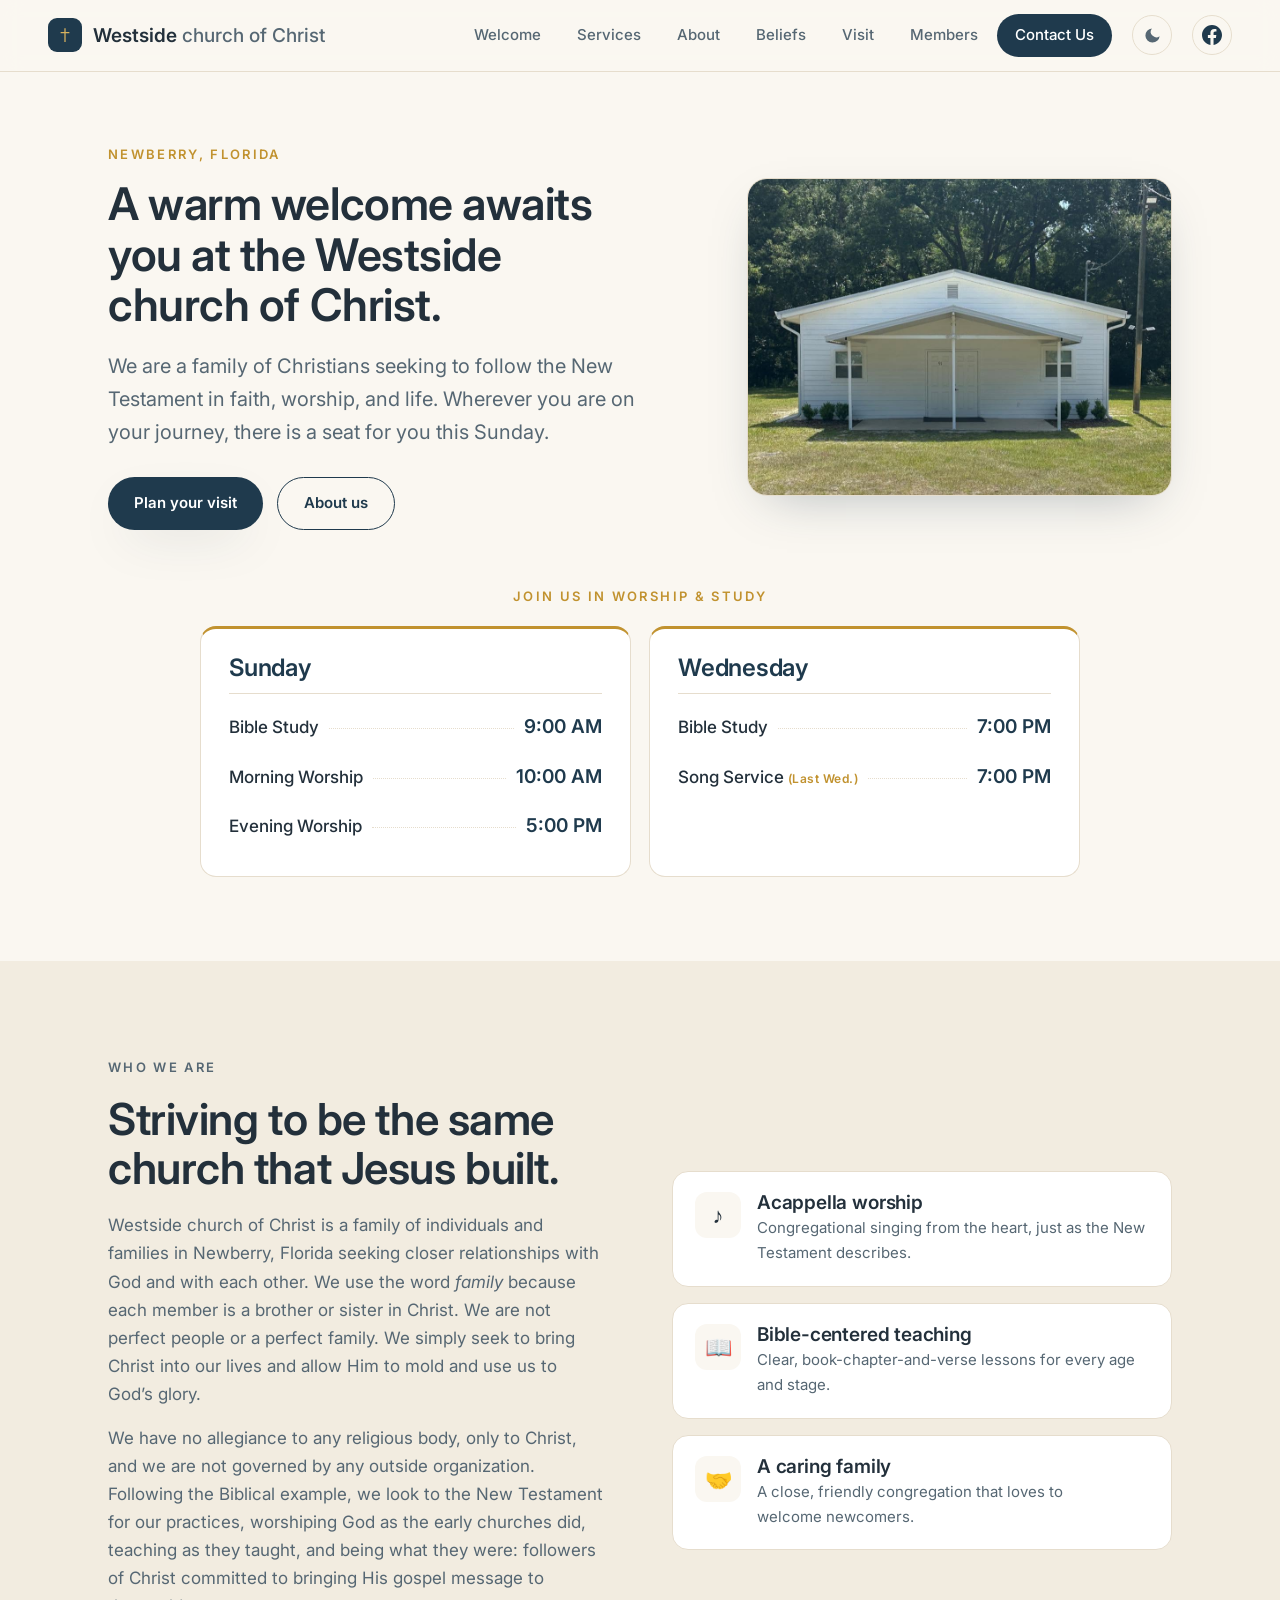
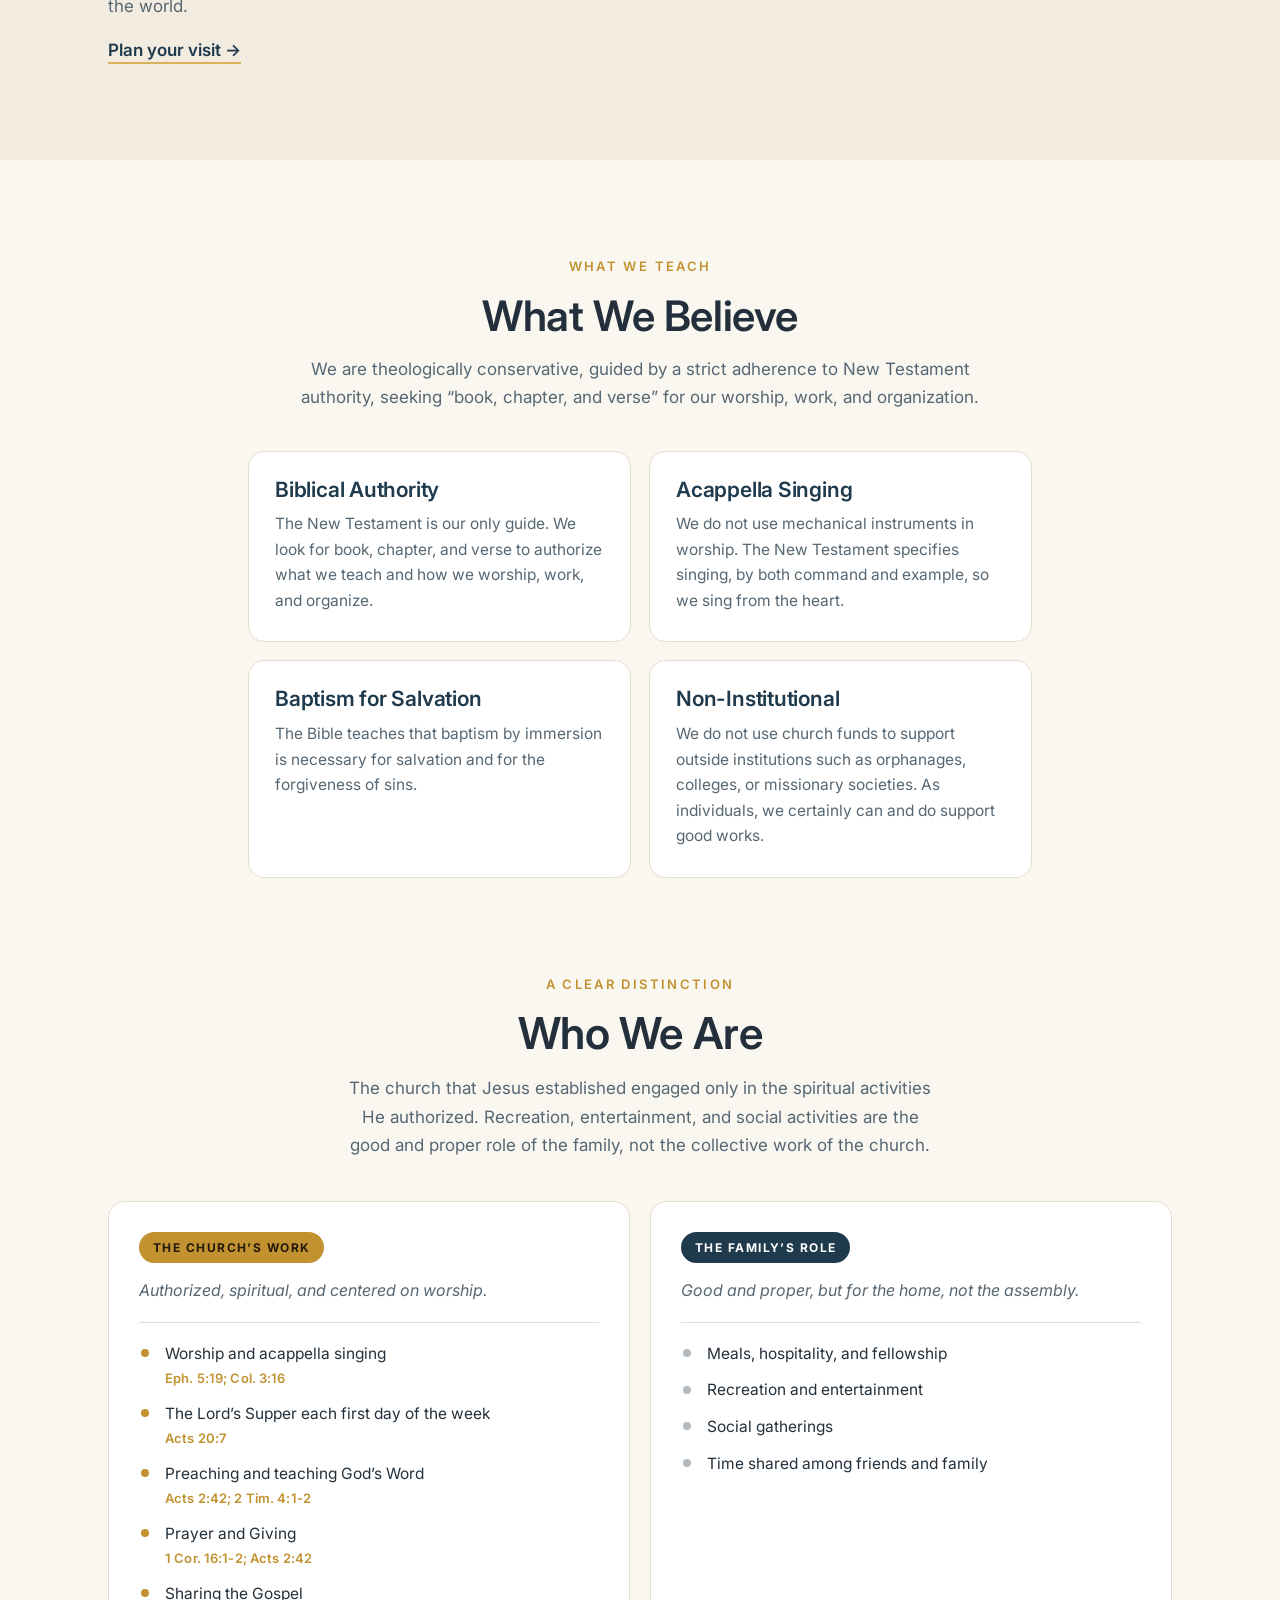
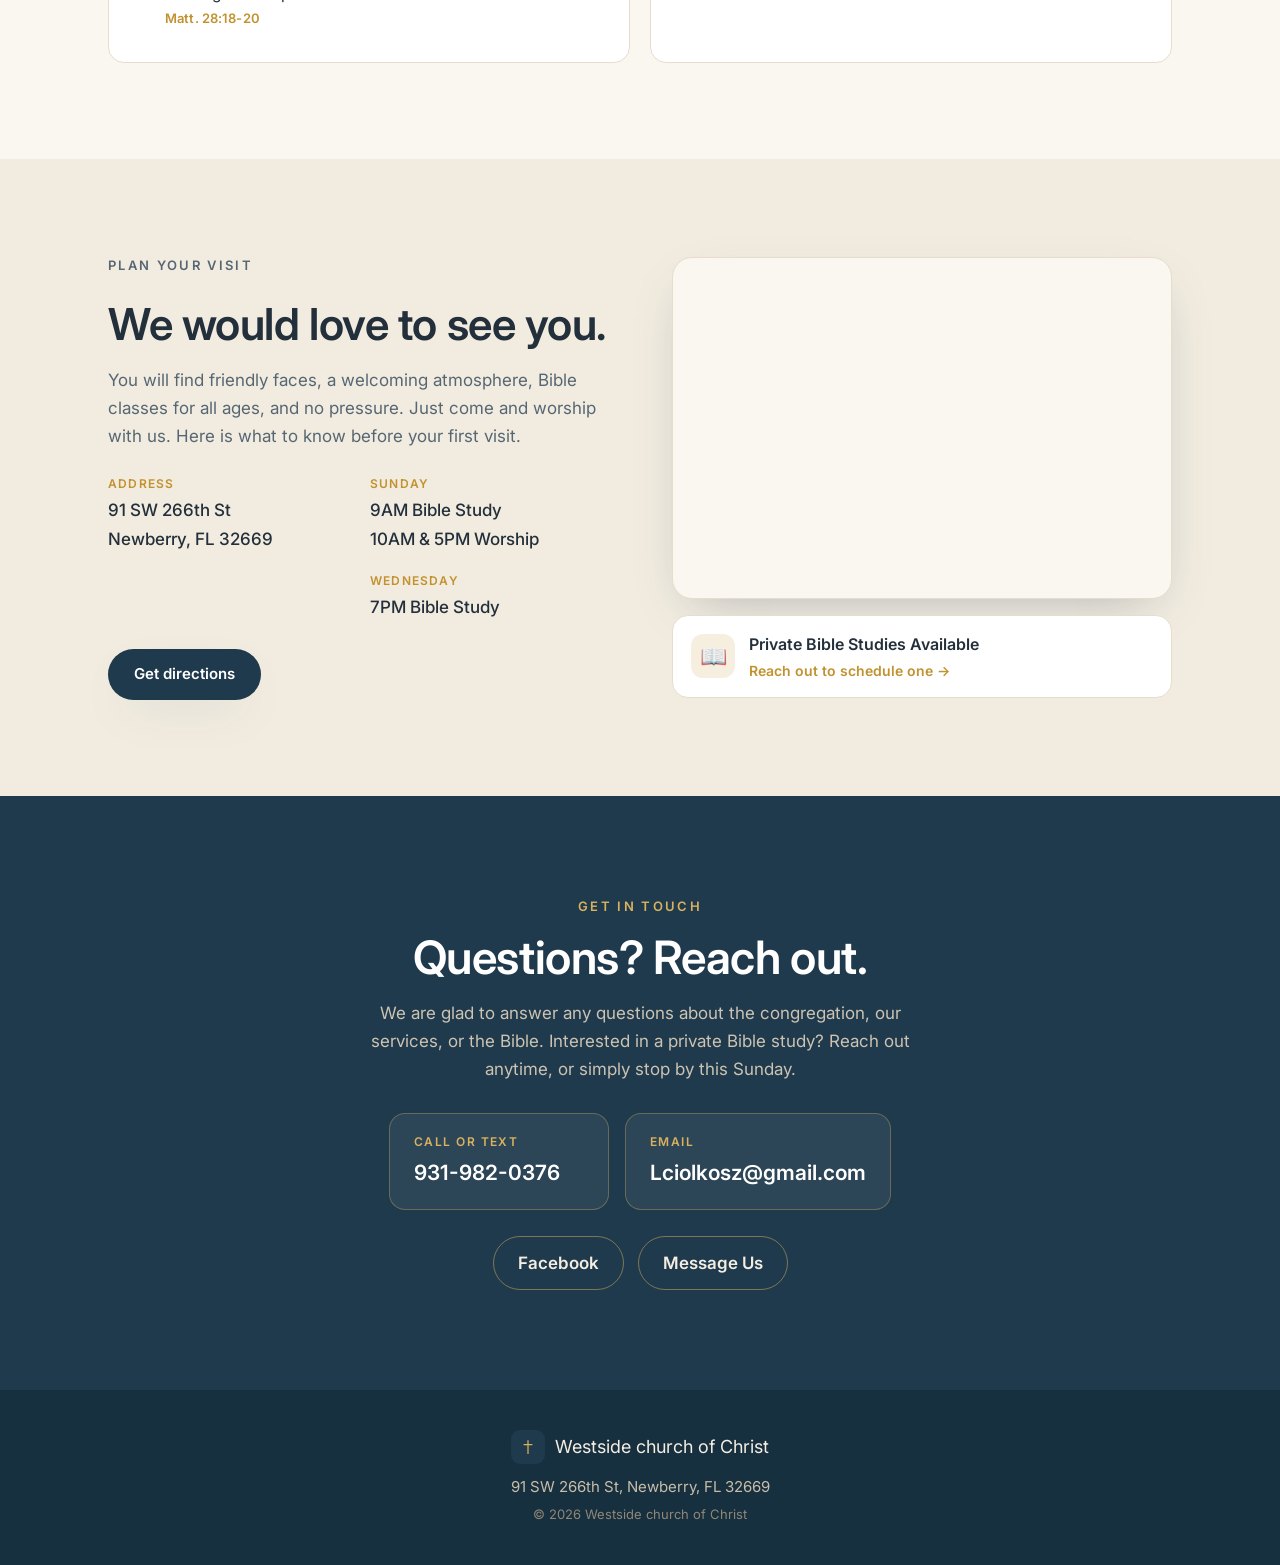
<file: index.html>
<!DOCTYPE html>
<html lang="en">
<head>
  <meta charset="UTF-8" />
  <meta name="viewport" content="width=device-width, initial-scale=1.0" />
  <meta name="google-site-verification" content="wbxeehkGNNImtMAgVTfclR7_XwGIZLDinNRW0bseYzE" />
  <script>
    /* Apply saved theme before paint to avoid a flash. No saved value = follow system. */
    (function () {
      try {
        var t = localStorage.getItem('theme');
        if (t === 'dark' || t === 'light') document.documentElement.setAttribute('data-theme', t);
      } catch (e) {}
    })();
  </script>
  <title>Westside church of Christ in Newberry, FL</title>
  <meta name="description" content="Westside church of Christ in Newberry, Florida. Sunday worship at 10 AM and 5 PM. Visitors always welcome." />

  <!-- Open Graph / social sharing -->
  <meta property="og:type" content="website" />
  <meta property="og:site_name" content="Westside church of Christ" />
  <meta property="og:title" content="Westside church of Christ in Newberry, FL" />
  <meta property="og:description" content="A warm welcome awaits you. Sunday worship at 10 AM and 5 PM, Bible study Sunday 9 AM and Wednesday 7 PM. Visitors always welcome." />
  <meta property="og:url" content="https://westsidenewberrychurchofchrist.com/" />
  <meta property="og:image" content="https://westsidenewberrychurchofchrist.com/assets/img/church-building.jpg" />
  <meta property="og:image:alt" content="The Westside church of Christ building in Newberry, Florida" />
  <meta name="twitter:card" content="summary_large_image" />
  <meta name="twitter:title" content="Westside church of Christ in Newberry, FL" />
  <meta name="twitter:description" content="A warm welcome awaits you. Sunday worship at 10 AM and 5 PM. Visitors always welcome." />
  <meta name="twitter:image" content="https://westsidenewberrychurchofchrist.com/assets/img/church-building.jpg" />

  <!-- Structured data: church, location, service times -->
  <script type="application/ld+json">
  {
    "@context": "https://schema.org",
    "@type": "Church",
    "name": "Westside church of Christ",
    "url": "https://westsidenewberrychurchofchrist.com/",
    "image": "https://westsidenewberrychurchofchrist.com/assets/img/church-building.jpg",
    "telephone": "+1-931-982-0376",
    "email": "Lciolkosz@gmail.com",
    "address": {
      "@type": "PostalAddress",
      "streetAddress": "91 SW 266th St",
      "addressLocality": "Newberry",
      "addressRegion": "FL",
      "postalCode": "32669",
      "addressCountry": "US"
    },
    "sameAs": [
      "https://www.facebook.com/westsidecocnewberryfl/"
    ],
    "openingHoursSpecification": [
      { "@type": "OpeningHoursSpecification", "dayOfWeek": "Sunday", "opens": "09:00", "closes": "12:00", "name": "Bible Study & Morning Worship" },
      { "@type": "OpeningHoursSpecification", "dayOfWeek": "Sunday", "opens": "17:00", "closes": "18:00", "name": "Evening Worship" },
      { "@type": "OpeningHoursSpecification", "dayOfWeek": "Wednesday", "opens": "19:00", "closes": "20:00", "name": "Bible Study" }
    ]
  }
  </script>

  <link rel="preconnect" href="https://fonts.googleapis.com" />
  <link rel="preconnect" href="https://fonts.gstatic.com" crossorigin />
  <link href="https://fonts.googleapis.com/css2?family=Inter:ital,wght@0,400;0,500;0,600;0,700;1,400;1,500&display=swap" rel="stylesheet" />
  <link rel="stylesheet" href="assets/css/style.css?v=17" />
  <link rel="icon" href="data:image/svg+xml,%3Csvg xmlns='http://www.w3.org/2000/svg' viewBox='0 0 32 32'%3E%3Crect width='32' height='32' rx='6' fill='%231f3a4d'/%3E%3Cpath d='M15 7h2v5h5v2h-5v11h-2V14h-5v-2h5z' fill='%23d8b25e'/%3E%3C/svg%3E" />
</head>
<body>
  <a class="skip-link" href="#main">Skip to content</a>

  <header class="site-header" id="top">
    <a class="brand" href="#top">
      <span class="brand-mark" aria-hidden="true">
        <svg viewBox="0 0 32 32"><path d="M15 5h2v6h6v2h-6v14h-2V13H9v-2h6z"/></svg>
      </span>
      <span class="brand-text">Westside <em>church of Christ</em></span>
    </a>
    <div class="header-right">
      <nav class="nav" id="nav">
        <a href="#welcome">Welcome</a>
        <a href="#services">Services</a>
        <a href="#about">About</a>
        <a href="#beliefs">Beliefs</a>
        <a href="#visit">Visit</a>
        <a href="/app/">Members</a>
        <a href="#contact" class="nav-cta">Contact Us</a>
      </nav>
      <button class="theme-toggle" id="themeToggle" type="button" aria-label="Toggle dark mode">
        <svg class="icon-moon" viewBox="0 0 24 24" aria-hidden="true"><path d="M21 12.79A9 9 0 1 1 11.21 3 7 7 0 0 0 21 12.79z"/></svg>
        <svg class="icon-sun" viewBox="0 0 24 24" aria-hidden="true"><path d="M12 17a5 5 0 1 1 0-10 5 5 0 0 1 0 10zm0-13a1 1 0 0 1-1-1V1a1 1 0 0 1 2 0v2a1 1 0 0 1-1 1zm0 20a1 1 0 0 1-1-1v-2a1 1 0 0 1 2 0v2a1 1 0 0 1-1 1zm11-11a1 1 0 0 1-1 1h-2a1 1 0 0 1 0-2h2a1 1 0 0 1 1 1zM5 12a1 1 0 0 1-1 1H2a1 1 0 0 1 0-2h2a1 1 0 0 1 1 1zm14.07-6.07a1 1 0 0 1 0 1.41l-1.41 1.42a1 1 0 1 1-1.42-1.42l1.42-1.41a1 1 0 0 1 1.41 0zM7.76 17.66a1 1 0 0 1 0 1.41l-1.42 1.42a1 1 0 0 1-1.41-1.42l1.41-1.41a1 1 0 0 1 1.42 0zm11.31 1.41a1 1 0 0 1-1.41 0l-1.42-1.41a1 1 0 0 1 1.42-1.42l1.41 1.42a1 1 0 0 1 0 1.41zM7.76 6.34a1 1 0 0 1-1.42 0L4.93 4.93a1 1 0 0 1 1.41-1.41l1.42 1.41a1 1 0 0 1 0 1.41z"/></svg>
      </button>
      <a class="fb-icon" href="https://www.facebook.com/westsidecocnewberryfl/" target="_blank" rel="noopener" aria-label="Visit us on Facebook">
        <svg viewBox="0 0 24 24" aria-hidden="true"><path d="M24 12.07C24 5.4 18.63 0 12 0S0 5.4 0 12.07C0 18.1 4.39 23.1 10.13 24v-8.44H7.08v-3.49h3.05V9.41c0-3.02 1.79-4.69 4.53-4.69 1.31 0 2.68.24 2.68.24v2.97h-1.51c-1.49 0-1.96.93-1.96 1.89v2.25h3.33l-.53 3.49h-2.8V24C19.61 23.1 24 18.1 24 12.07z"/></svg>
      </a>
      <button class="nav-toggle" id="navToggle" aria-label="Open menu" aria-expanded="false">
        <span></span><span></span><span></span>
      </button>
    </div>
  </header>

  <main id="main">
    <!-- Hero + service times (combined) -->
    <section class="welcome" id="welcome">
      <div class="hero">
        <div class="hero-inner">
          <p class="eyebrow">Newberry, Florida</p>
          <h1>A warm welcome awaits you at the Westside church of Christ.</h1>
          <p class="hero-lede">
            We are a family of Christians seeking to follow the New Testament in faith,
            worship, and life. Wherever you are on your journey, there is a seat for
            you this Sunday.
          </p>
          <div class="hero-actions">
            <a class="btn btn-primary" href="#visit">Plan your visit</a>
            <a class="btn btn-ghost" href="#about">About us</a>
          </div>
        </div>
        <div class="hero-card">
          <div class="hero-photo">
            <img src="assets/img/church-building.jpg" alt="The Westside church of Christ building in Newberry, Florida" width="960" height="960" />
          </div>
        </div>
      </div>

      <div class="hero-schedule" id="services">
        <p class="eyebrow">Join Us in Worship &amp; Study</p>
        <div class="schedule">
          <article class="sched-card">
            <h3 class="sched-day">Sunday</h3>
            <ul class="sched-list">
              <li><span class="s-name">Bible Study</span><span class="s-dot" aria-hidden="true"></span><span class="s-time">9:00 AM</span></li>
              <li><span class="s-name">Morning Worship</span><span class="s-dot" aria-hidden="true"></span><span class="s-time">10:00 AM</span></li>
              <li><span class="s-name">Evening Worship</span><span class="s-dot" aria-hidden="true"></span><span class="s-time">5:00 PM</span></li>
            </ul>
          </article>
          <article class="sched-card">
            <h3 class="sched-day">Wednesday</h3>
            <ul class="sched-list">
              <li><span class="s-name">Bible Study</span><span class="s-dot" aria-hidden="true"></span><span class="s-time">7:00 PM</span></li>
              <li><span class="s-name">Song Service <em>(Last Wed.)</em></span><span class="s-dot" aria-hidden="true"></span><span class="s-time">7:00 PM</span></li>
            </ul>
          </article>
        </div>
      </div>
    </section>


    <!-- About / What to expect -->
    <section class="about" id="about">
      <div class="about-grid">
        <div class="about-text">
          <p class="eyebrow">Who We Are</p>
          <h2>Striving to be the same church that Jesus built.</h2>
          <p>
            Westside church of Christ is a family of individuals and families in Newberry,
            Florida seeking closer relationships with God and with each other. We use the
            word <em>family</em> because each member is a brother or sister in Christ. We
            are not perfect people or a perfect family. We simply seek to bring Christ
            into our lives and allow Him to mold and use us to God&rsquo;s glory.
          </p>
          <p>
            We have no allegiance to any religious body, only to Christ, and we are not
            governed by any outside organization. Following the Biblical example, we look to
            the New Testament for our practices, worshiping God as the early churches
            did, teaching as they taught, and being what they were: followers of Christ
            committed to bringing His gospel message to the world.
          </p>
          <a class="text-link" href="#visit">Plan your visit &rarr;</a>
        </div>
        <ul class="about-features">
          <li>
            <span class="feat-icon" aria-hidden="true">&#9834;</span>
            <div>
              <h3>Acappella worship</h3>
              <p>Congregational singing from the heart, just as the New Testament describes.</p>
            </div>
          </li>
          <li>
            <span class="feat-icon" aria-hidden="true">&#128214;</span>
            <div>
              <h3>Bible-centered teaching</h3>
              <p>Clear, book-chapter-and-verse lessons for every age and stage.</p>
            </div>
          </li>
          <li>
            <span class="feat-icon" aria-hidden="true">&#129309;</span>
            <div>
              <h3>A caring family</h3>
              <p>A close, friendly congregation that loves to welcome newcomers.</p>
            </div>
          </li>
        </ul>
      </div>
    </section>

    <!-- What we believe -->
    <section class="beliefs" id="beliefs">
      <div class="section-head center">
        <p class="eyebrow">What We Teach</p>
        <h2>What We Believe</h2>
        <p class="beliefs-intro">
          We are theologically conservative, guided by a strict adherence to New Testament
          authority, seeking &ldquo;book, chapter, and verse&rdquo; for our worship,
          work, and organization.
        </p>
      </div>
      <div class="belief-grid">
        <article class="belief-card">
          <h3>Biblical Authority</h3>
          <p>
            The New Testament is our only guide. We look for book, chapter, and verse to
            authorize what we teach and how we worship, work, and organize.
          </p>
        </article>
        <article class="belief-card">
          <h3>Acappella Singing</h3>
          <p>
            We do not use mechanical instruments in worship. The New Testament specifies
            singing, by both command and example, so we sing from the heart.
          </p>
        </article>
        <article class="belief-card">
          <h3>Baptism for Salvation</h3>
          <p>
            The Bible teaches that baptism by immersion is necessary for salvation and for
            the forgiveness of sins.
          </p>
        </article>
        <article class="belief-card">
          <h3>Non-Institutional</h3>
          <p>
            We do not use church funds to support outside institutions such as orphanages,
            colleges, or missionary societies. As individuals, we certainly can and do
            support good works.
          </p>
        </article>
      </div>
    </section>

    <!-- Who we are not (a clear distinction) -->
    <section class="distinct" id="distinct">
      <div class="distinct-inner">
        <div class="distinct-head">
          <p class="eyebrow">A Clear Distinction</p>
          <h2>Who We Are</h2>
          <p class="distinct-lede">
            The church that Jesus established engaged only in the spiritual activities He
            authorized. Recreation, entertainment, and social activities are the good and
            proper role of the family, not the collective work of the church.
          </p>
        </div>
        <div class="distinct-grid">
          <article class="distinct-card is-church">
            <span class="distinct-tag">The Church&rsquo;s Work</span>
            <p class="distinct-card-note">Authorized, spiritual, and centered on worship.</p>
            <ul class="distinct-list">
              <li>Worship and acappella singing <span class="ref">Eph. 5:19; Col. 3:16</span></li>
              <li>The Lord&rsquo;s Supper each first day of the week <span class="ref">Acts 20:7</span></li>
              <li>Preaching and teaching God&rsquo;s Word <span class="ref">Acts 2:42; 2 Tim. 4:1-2</span></li>
              <li>Prayer and Giving <span class="ref">1 Cor. 16:1-2; Acts 2:42</span></li>
              <li>Sharing the Gospel <span class="ref">Matt. 28:18-20</span></li>
            </ul>
          </article>
          <article class="distinct-card is-family">
            <span class="distinct-tag">The Family&rsquo;s Role</span>
            <p class="distinct-card-note">Good and proper, but for the home, not the assembly.</p>
            <ul class="distinct-list">
              <li>Meals, hospitality, and fellowship</li>
              <li>Recreation and entertainment</li>
              <li>Social gatherings</li>
              <li>Time shared among friends and family</li>
            </ul>
          </article>
        </div>
      </div>
    </section>

    <!-- Visit / Location -->
    <section class="visit" id="visit">
      <div class="visit-grid">
        <div class="visit-text">
          <p class="eyebrow">Plan Your Visit</p>
          <h2>We would love to see you.</h2>
          <p>
            You will find friendly faces, a welcoming atmosphere, Bible classes for all
            ages, and no pressure. Just come and worship with us. Here is what to know
            before your first visit.
          </p>
          <dl class="visit-facts">
            <div><dt>Address</dt><dd>91 SW 266th St<br />Newberry, FL 32669</dd></div>
            <div><dt>Sunday</dt><dd>9AM Bible Study<br />10AM &amp; 5PM Worship</dd></div>
            <div><dt>Wednesday</dt><dd>7PM Bible Study</dd></div>
          </dl>
          <a class="btn btn-primary" href="https://www.google.com/maps/dir/?api=1&destination=91+SW+266th+St+Newberry+FL+32669" target="_blank" rel="noopener">Get directions</a>
        </div>
        <div class="visit-media">
          <div class="visit-map">
            <iframe
              title="Map to Westside church of Christ"
              src="https://www.google.com/maps?q=91%20SW%20266th%20St,%20Newberry,%20FL%2032669&output=embed"
              loading="lazy" referrerpolicy="no-referrer-when-downgrade"></iframe>
          </div>
          <a class="study-card" href="#contact">
            <span class="study-card-icon" aria-hidden="true">&#128214;</span>
            <span class="study-card-body">
              <span class="study-card-title">Private Bible Studies Available</span>
              <span class="study-card-sub">Reach out to schedule one &rarr;</span>
            </span>
          </a>
        </div>
      </div>
    </section>

    <!-- Contact -->
    <section class="contact" id="contact">
      <div class="contact-inner">
        <p class="eyebrow light">Get in Touch</p>
        <h2>Questions? Reach out.</h2>
        <p class="contact-lede">
          We are glad to answer any questions about the congregation, our services,
          or the Bible. Interested in a private Bible study? Reach out anytime,
          or simply stop by this Sunday.
        </p>
        <div class="contact-methods">
          <a class="contact-method" href="tel:19319820376">
            <span class="cm-label">Call or Text</span>
            <span class="cm-value">931-982-0376</span>
          </a>
          <a class="contact-method" href="mailto:Lciolkosz@gmail.com">
            <span class="cm-label">Email</span>
            <span class="cm-value">Lciolkosz@gmail.com</span>
          </a>
        </div>
        <div class="contact-links">
          <a href="https://www.facebook.com/westsidecocnewberryfl/" target="_blank" rel="noopener">Facebook</a>
          <a href="https://m.me/westsidecocnewberryfl" target="_blank" rel="noopener">Message Us</a>
        </div>
      </div>
    </section>
  </main>

  <footer class="site-footer">
    <div class="foot-inner">
      <div class="foot-brand">
        <span class="brand-mark" aria-hidden="true"><svg viewBox="0 0 32 32"><path d="M15 5h2v6h6v2h-6v14h-2V13H9v-2h6z"/></svg></span>
        Westside church of Christ
      </div>
      <p class="foot-addr">91 SW 266th St, Newberry, FL 32669</p>
      <p class="foot-copy">&copy; <span id="year"></span> Westside church of Christ</p>
    </div>
  </footer>

  <script src="assets/js/main.js?v=17"></script>
</body>
</html>
</file>
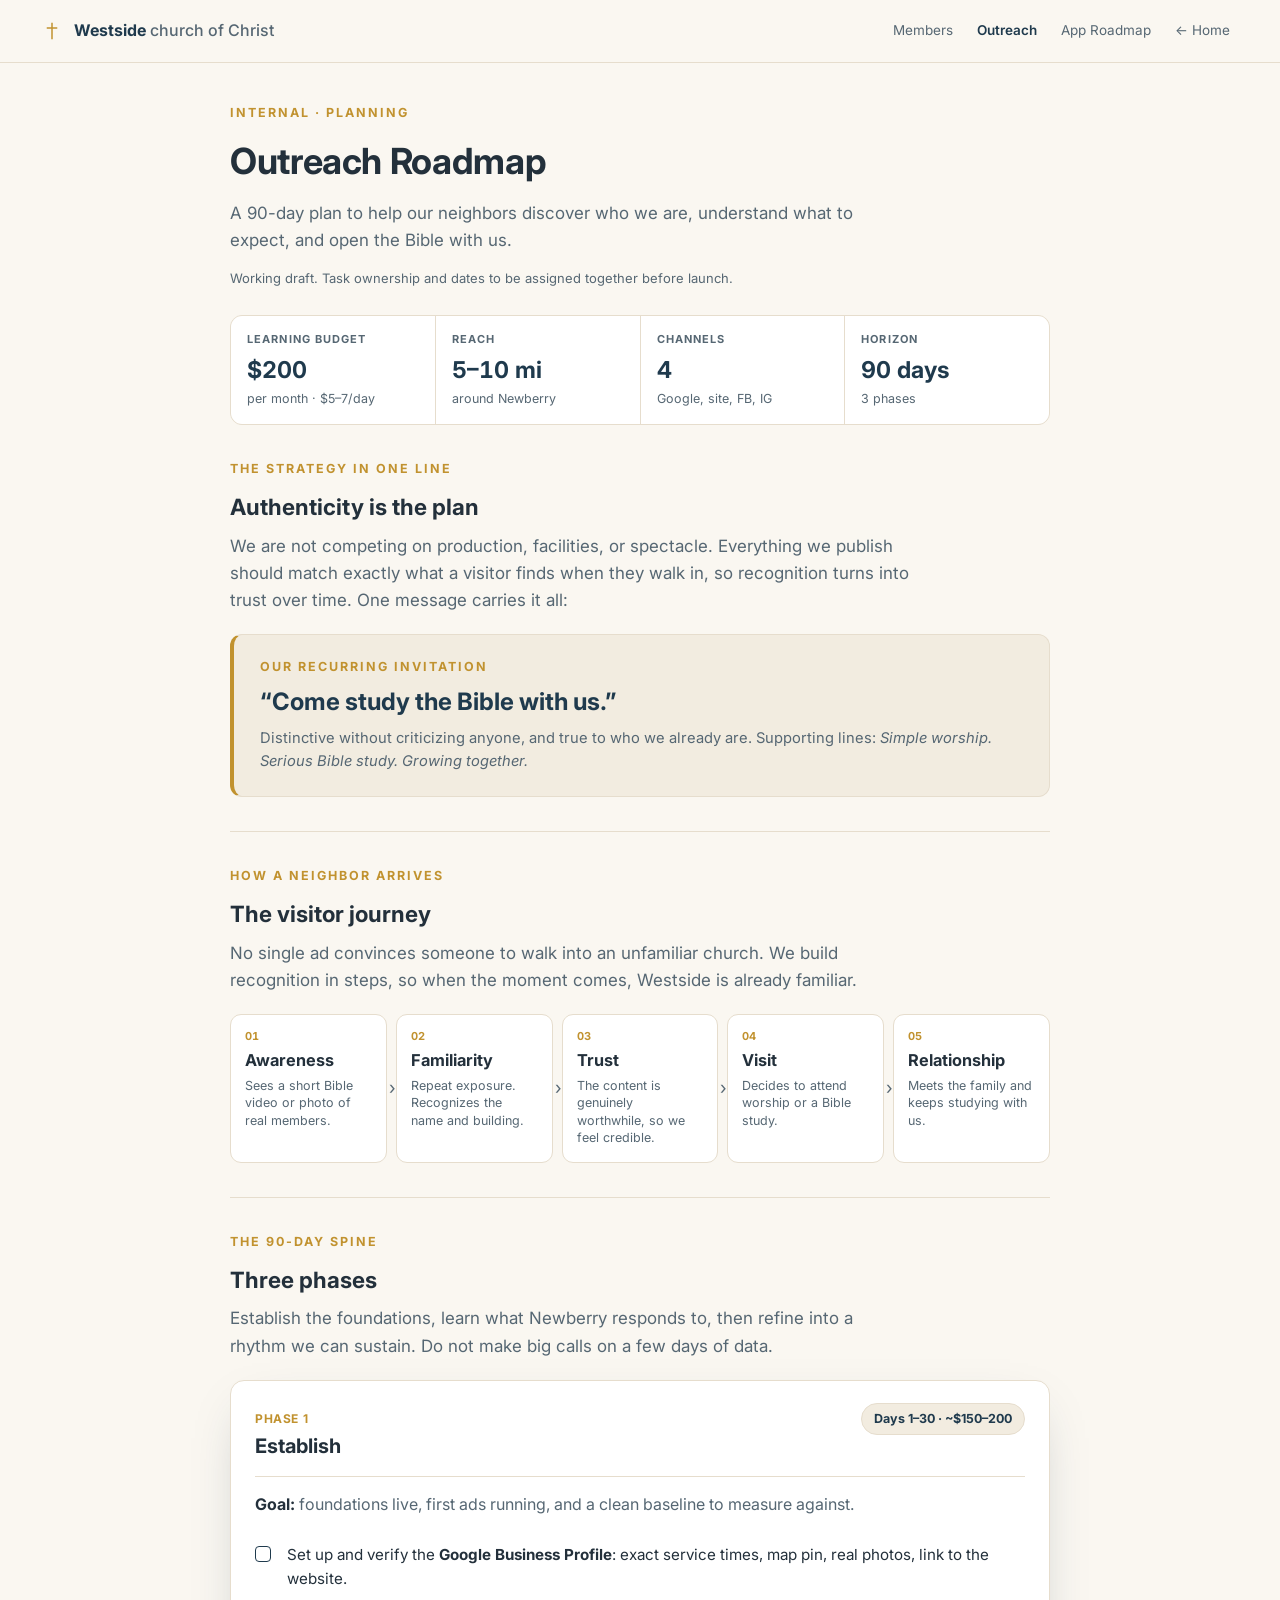
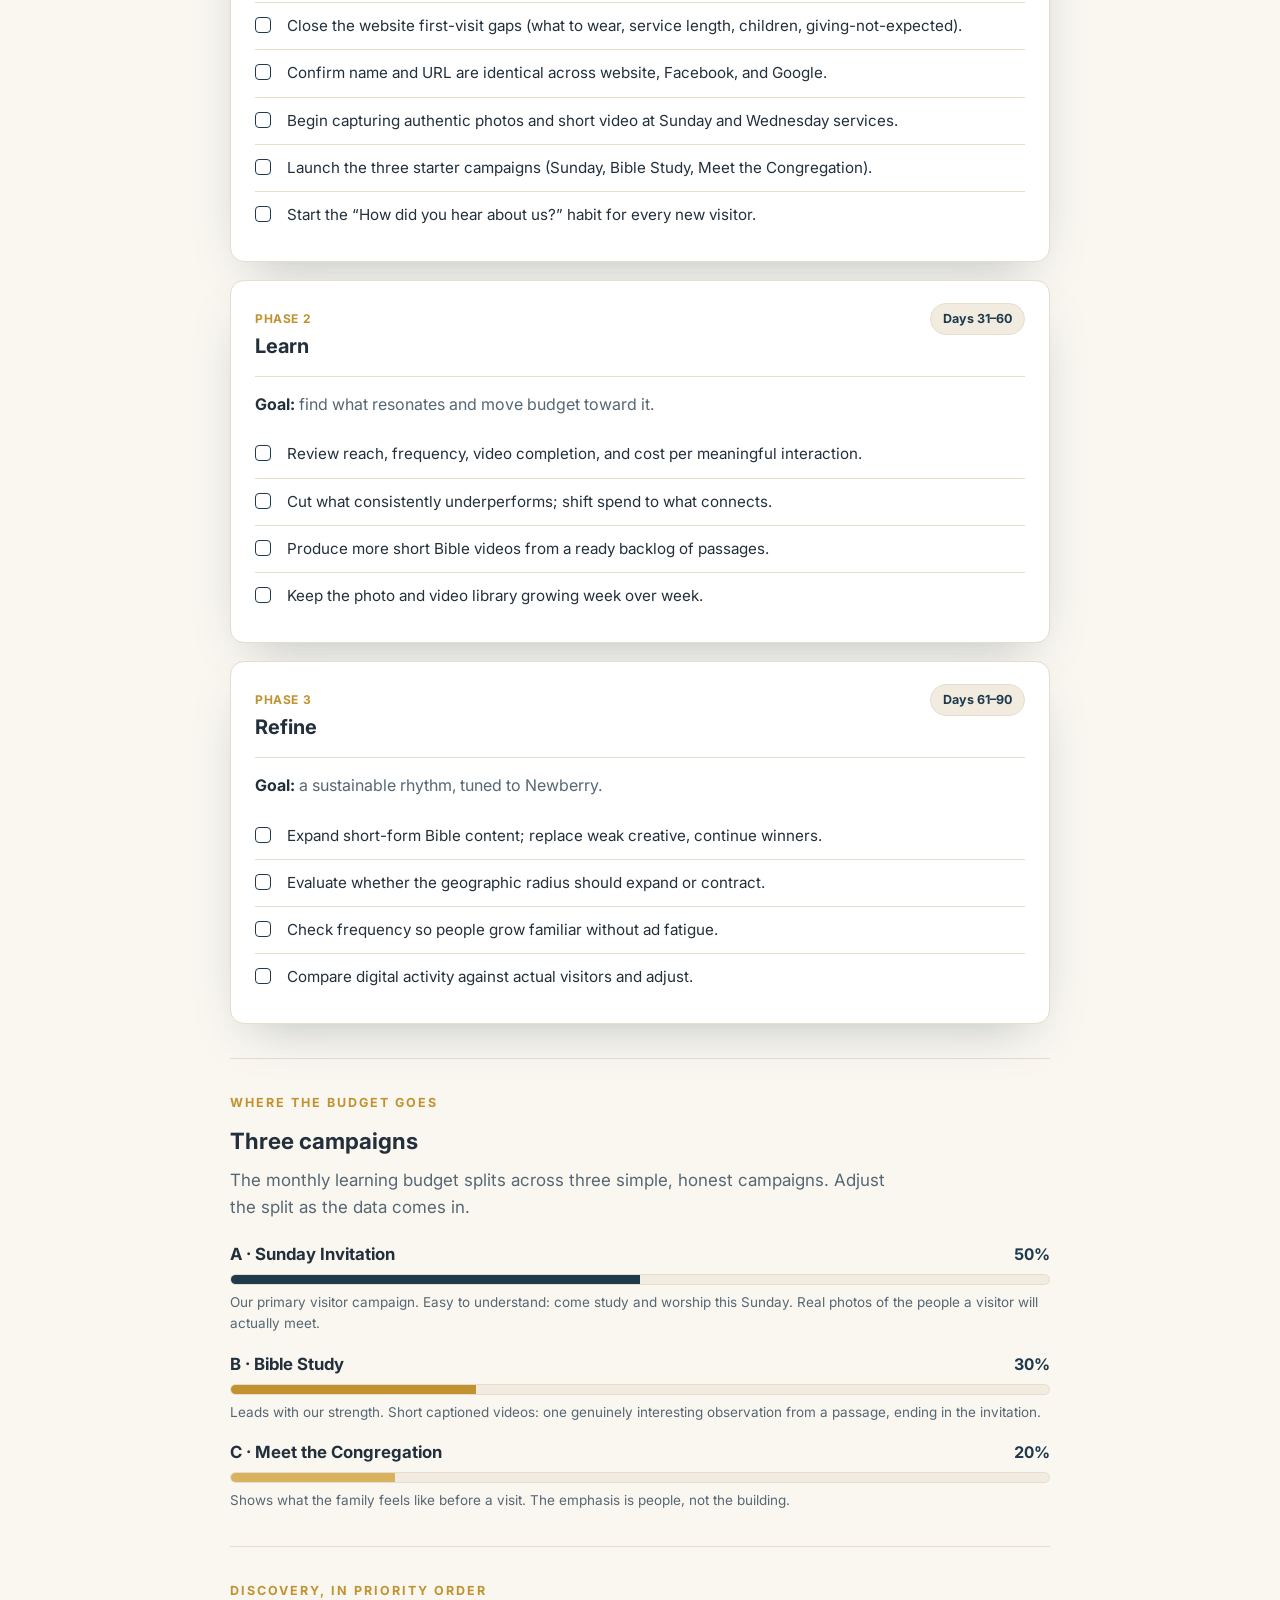
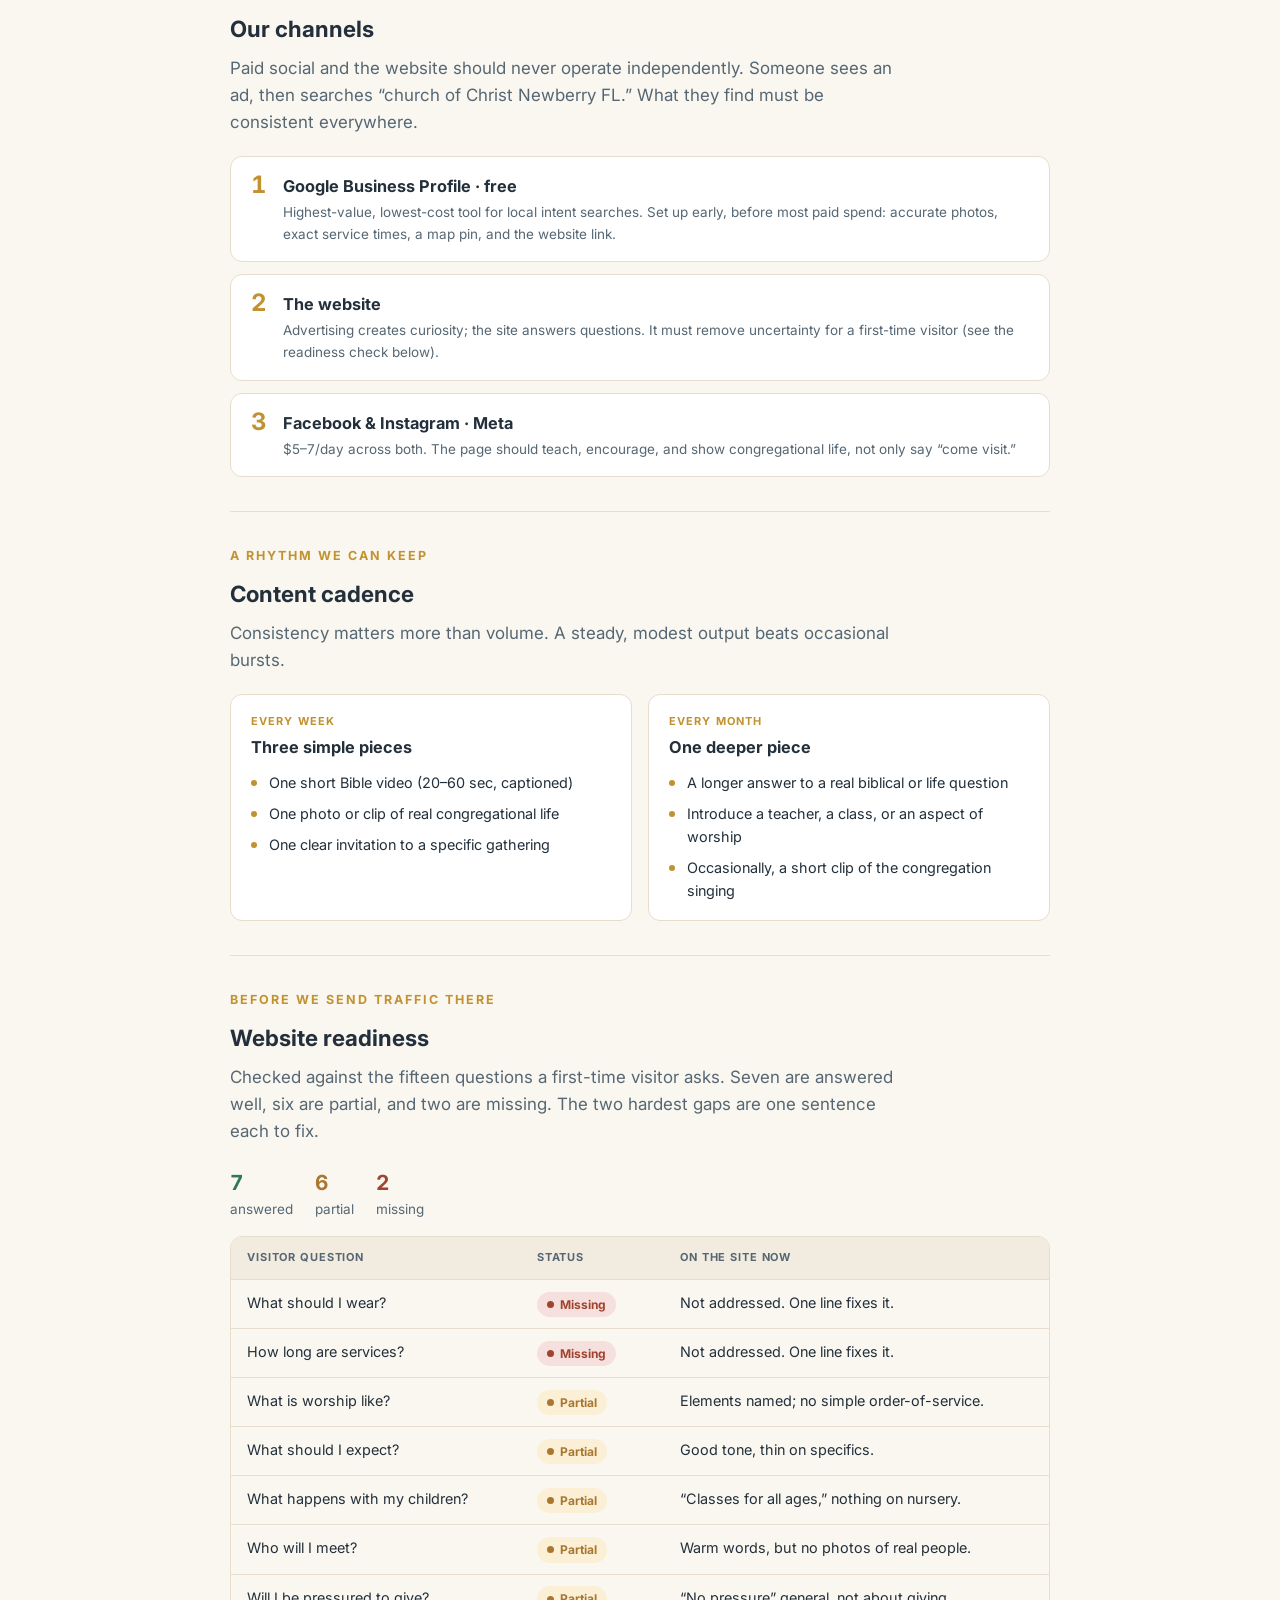
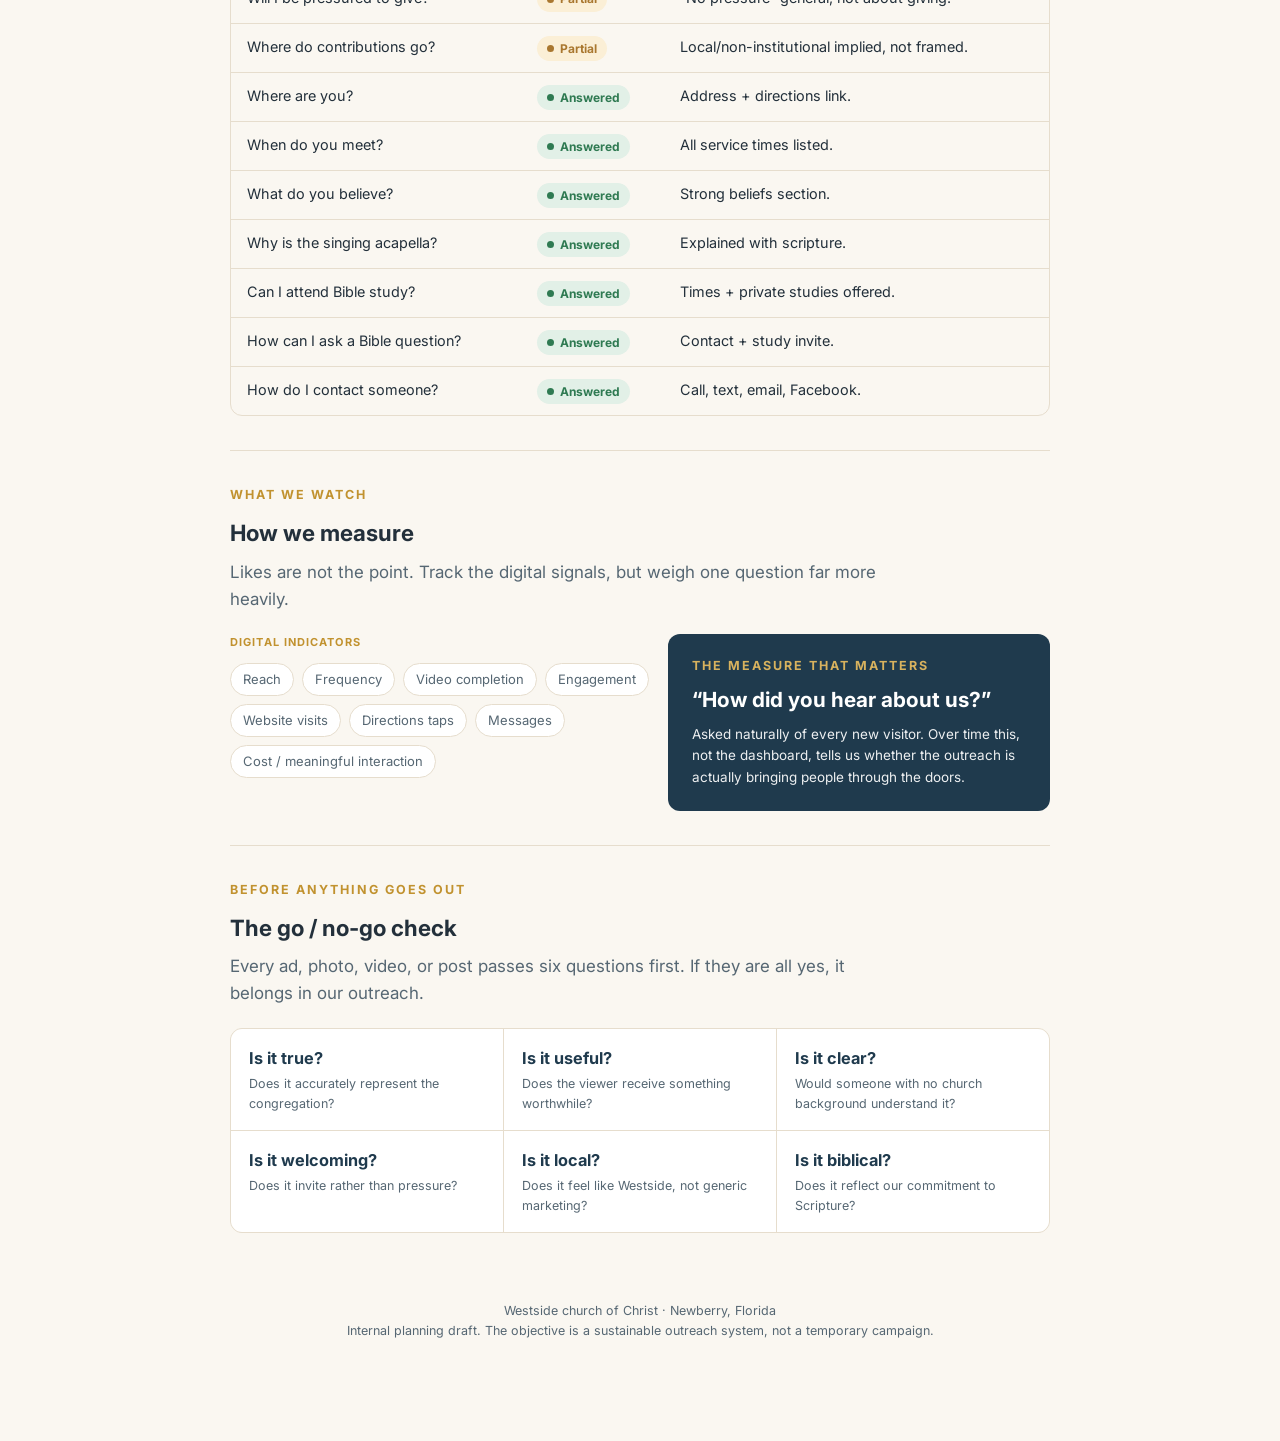
<file: outreach/index.html>
<!DOCTYPE html>
<html lang="en">
<head>
<meta charset="UTF-8" />
<meta name="viewport" content="width=device-width, initial-scale=1.0" />
<script>
  (function () { try { var t = localStorage.getItem('theme'); if (t === 'dark' || t === 'light') document.documentElement.setAttribute('data-theme', t); } catch (e) {} })();
</script>
<title>Outreach Roadmap — Westside church of Christ</title>
<meta name="robots" content="noindex, nofollow" />
<link rel="preconnect" href="https://fonts.googleapis.com" />
<link rel="preconnect" href="https://fonts.gstatic.com" crossorigin />
<link href="https://fonts.googleapis.com/css2?family=Inter:wght@400;500;600;700&display=swap" rel="stylesheet" />
<link rel="icon" href="data:image/svg+xml,%3Csvg xmlns='http://www.w3.org/2000/svg' viewBox='0 0 32 32'%3E%3Crect width='32' height='32' rx='6' fill='%231f3a4d'/%3E%3Cpath d='M15 7h2v5h5v2h-5v11h-2V14h-5v-2h5z' fill='%23d8b25e'/%3E%3C/svg%3E" />
<style>
  :root{
    --cream:#faf7f1; --cream-2:#f2ece0; --ink:#23303b; --soft:#566773;
    --navy:#1f3a4d; --navy-2:#17303f; --gold:#c1922f; --gold-soft:#d8b25e;
    --line:#e6ddcd; --white:#fff; --on-brand:#fff; --brand-text:var(--navy);
    --good:#2f7a52; --good-bg:#e2f0e7; --warn:#a9772f; --warn-bg:#fbefd6; --miss:#a1442f; --miss-bg:#f6e0dd;
    --radius:14px; --shadow:0 18px 50px -22px rgba(31,58,77,.35);
    --sans:"Inter",Arial,system-ui,-apple-system,"Segoe UI",Roboto,sans-serif;
  }
  @media (prefers-color-scheme: dark){:root:not([data-theme="light"]){
    --cream:#15222c; --cream-2:#101b23; --white:#1c2c37; --ink:#eaf0f3; --soft:#a6b6c1;
    --line:#2b3c48; --brand-text:#9fc4de; --navy:#9fc4de; --on-brand:#10202b;
    --good:#5fbf8c; --good-bg:#173226; --warn:#e0bd6a; --warn-bg:#2a2415; --miss:#e0917d; --miss-bg:#2f1f1b;
    --shadow:0 18px 50px -22px rgba(0,0,0,.6);
  }}
  :root[data-theme="dark"]{
    --cream:#15222c; --cream-2:#101b23; --white:#1c2c37; --ink:#eaf0f3; --soft:#a6b6c1;
    --line:#2b3c48; --brand-text:#9fc4de; --navy:#9fc4de; --on-brand:#10202b;
    --good:#5fbf8c; --good-bg:#173226; --warn:#e0bd6a; --warn-bg:#2a2415; --miss:#e0917d; --miss-bg:#2f1f1b;
    --shadow:0 18px 50px -22px rgba(0,0,0,.6);
  }
  *{box-sizing:border-box;}
  body{margin:0;background:var(--cream);color:var(--ink);font-family:var(--sans);font-size:16px;line-height:1.6;-webkit-font-smoothing:antialiased;}
  a{color:inherit;}
  .site-header{position:sticky;top:0;z-index:50;display:flex;align-items:center;justify-content:space-between;
    padding:12px clamp(16px,5vw,40px);background:var(--cream);border-bottom:1px solid var(--line);}
  .brand{display:flex;align-items:center;gap:10px;font-weight:700;color:var(--brand-text);text-decoration:none;}
  .brand svg{width:24px;height:24px;fill:var(--gold);}
  .brand em{font-style:normal;font-weight:500;color:var(--soft);}
  .header-right{display:flex;align-items:center;gap:4px;}
  .header-right a{font-size:13.5px;color:var(--soft);text-decoration:none;padding:8px 10px;border-radius:8px;}
  .header-right a:hover{color:var(--brand-text);}
  .header-right a.active{color:var(--brand-text);font-weight:600;}

  .wrap{max-width:860px;margin:0 auto;padding:40px 20px 100px;}
  .eyebrow{font-size:12.5px;letter-spacing:.16em;text-transform:uppercase;color:var(--gold);font-weight:700;margin:0 0 10px;}
  h1{font-size:clamp(26px,4vw,36px);margin:0 0 10px;letter-spacing:-.01em;}
  .lede{color:var(--soft);margin:0 0 6px;max-width:62ch;font-size:1.06rem;}
  .draft-note{font-size:13px;color:var(--soft);margin:14px 0 0;}

  .facts{display:grid;grid-template-columns:repeat(4,1fr);gap:1px;background:var(--line);border:1px solid var(--line);border-radius:12px;overflow:hidden;margin-top:26px;}
  .fact{background:var(--white);padding:15px 16px;}
  .fact .k{font-size:11px;letter-spacing:.1em;text-transform:uppercase;color:var(--soft);font-weight:700;}
  .fact .v{font-size:1.45rem;font-weight:700;margin-top:3px;font-variant-numeric:tabular-nums;color:var(--brand-text);}
  .fact .s{font-size:12.5px;color:var(--soft);}
  @media(max-width:640px){.facts{grid-template-columns:repeat(2,1fr);}}

  section{padding:34px 0;border-bottom:1px solid var(--line);}
  section:last-of-type{border-bottom:none;}
  .sec-head{margin-bottom:20px;}
  h2{font-size:1.4rem;margin:.3rem 0 0;}
  .sec-head .lede{margin-top:.5rem;}

  .anchor{background:var(--cream-2);border:1px solid var(--line);border-left:4px solid var(--gold);border-radius:12px;padding:22px 26px;margin-top:8px;}
  .anchor blockquote{font-size:1.5rem;font-weight:700;margin:.3rem 0 0;color:var(--brand-text);line-height:1.25;}
  .anchor p{font-size:.92rem;color:var(--soft);margin:.6rem 0 0;}

  .funnel{display:flex;flex-wrap:wrap;gap:9px;align-items:stretch;}
  .stage{flex:1 1 0;min-width:120px;background:var(--white);border:1px solid var(--line);border-radius:11px;padding:13px 14px 15px;position:relative;}
  .stage .n{font-size:11px;font-weight:700;color:var(--gold);font-variant-numeric:tabular-nums;}
  .stage .t{font-size:1.02rem;font-weight:700;margin-top:1px;}
  .stage .d{font-size:12.5px;color:var(--soft);margin-top:4px;line-height:1.4;}
  .stage:not(:last-child)::after{content:"›";position:absolute;right:-10px;top:50%;transform:translateY(-50%);color:var(--soft);font-size:1.1rem;z-index:2;}
  @media(max-width:560px){.stage:not(:last-child)::after{display:none;}}

  .phase{background:var(--white);border:1px solid var(--line);border-radius:var(--radius);padding:22px 24px;box-shadow:var(--shadow);margin-top:18px;}
  .phase-top{display:flex;justify-content:space-between;align-items:baseline;gap:14px;flex-wrap:wrap;border-bottom:1px solid var(--line);padding-bottom:14px;margin-bottom:15px;}
  .phase-top .num{font-size:12px;color:var(--gold);font-weight:700;letter-spacing:.05em;text-transform:uppercase;}
  .phase-top h3{font-size:1.25rem;margin:2px 0 0;}
  .phase-days{font-size:12.5px;font-weight:700;color:var(--brand-text);background:var(--cream-2);padding:5px 12px;border-radius:999px;white-space:nowrap;border:1px solid var(--line);}
  .goal{font-size:1rem;color:var(--soft);margin:0 0 14px;}
  .goal strong{color:var(--ink);}
  ul.tasks{list-style:none;margin:0;padding:0;display:flex;flex-direction:column;}
  ul.tasks li{display:grid;grid-template-columns:20px 1fr;gap:12px;align-items:start;padding:11px 0;border-top:1px solid var(--line);}
  ul.tasks li:first-child{border-top:none;}
  .box{width:16px;height:16px;margin-top:3px;border:1.5px solid var(--navy);border-radius:4px;}
  .task-t{font-size:.95rem;}

  .camp{display:flex;flex-direction:column;gap:16px;}
  .bar-head{display:flex;justify-content:space-between;align-items:baseline;gap:12px;margin-bottom:6px;}
  .bar-head .name{font-size:1.05rem;font-weight:700;}
  .bar-head .pct{font-weight:700;color:var(--brand-text);font-variant-numeric:tabular-nums;}
  .track{height:11px;background:var(--cream-2);border:1px solid var(--line);border-radius:999px;overflow:hidden;}
  .fill{height:100%;background:var(--navy);}
  .fill.b{background:var(--gold);}
  .fill.c{background:var(--gold-soft);}
  .bar-desc{font-size:13.5px;color:var(--soft);margin:7px 0 0;}

  .grid2{display:grid;grid-template-columns:1fr 1fr;gap:16px;}
  @media(max-width:600px){.grid2{grid-template-columns:1fr;}}
  .mini{background:var(--white);border:1px solid var(--line);border-radius:12px;padding:18px 20px;}
  .mini h3{font-size:1.02rem;margin:0;}
  .mini .cadence{font-size:11px;letter-spacing:.1em;text-transform:uppercase;color:var(--gold);font-weight:700;margin-bottom:3px;}
  .mini ul{margin:11px 0 0;padding-left:0;list-style:none;display:flex;flex-direction:column;gap:8px;}
  .mini li{font-size:.9rem;padding-left:18px;position:relative;}
  .mini li::before{content:"";position:absolute;left:0;top:9px;width:6px;height:6px;border-radius:50%;background:var(--gold);}

  .chan{display:flex;flex-direction:column;gap:12px;}
  .chan-item{display:grid;grid-template-columns:auto 1fr;gap:16px;align-items:start;background:var(--white);border:1px solid var(--line);border-radius:12px;padding:16px 20px;}
  .chan-rank{font-size:1.5rem;font-weight:700;color:var(--gold);line-height:1;font-variant-numeric:tabular-nums;}
  .chan-item h3{font-size:1.02rem;margin:0 0 3px;}
  .chan-item p{font-size:13.5px;color:var(--soft);margin:0;}

  .audit-sum{display:flex;gap:22px;margin:0 0 16px;flex-wrap:wrap;}
  .audit-sum div{font-size:13.5px;color:var(--soft);}
  .audit-sum b{font-size:1.3rem;font-weight:700;display:block;font-variant-numeric:tabular-nums;}
  .s-good b{color:var(--good);} .s-warn b{color:var(--warn);} .s-miss b{color:var(--miss);}
  .tbl-scroll{overflow-x:auto;border:1px solid var(--line);border-radius:12px;}
  table{width:100%;border-collapse:collapse;font-size:.9rem;min-width:460px;}
  thead th{text-align:left;font-size:11px;letter-spacing:.08em;text-transform:uppercase;color:var(--soft);font-weight:700;padding:12px 16px;background:var(--cream-2);border-bottom:1px solid var(--line);}
  tbody td{padding:11px 16px;border-bottom:1px solid var(--line);vertical-align:top;}
  tbody tr:last-child td{border-bottom:none;}
  td .q{font-weight:600;}
  td .note{font-size:12.5px;color:var(--soft);}
  .pill{display:inline-flex;align-items:center;gap:6px;font-size:12px;font-weight:700;padding:3px 10px;border-radius:999px;white-space:nowrap;}
  .pill.good{color:var(--good);background:var(--good-bg);}
  .pill.warn{color:var(--warn);background:var(--warn-bg);}
  .pill.miss{color:var(--miss);background:var(--miss-bg);}
  .pill .dot{width:7px;height:7px;border-radius:50%;background:currentColor;}

  .measure-grid{display:grid;grid-template-columns:1.1fr 1fr;gap:18px;}
  @media(max-width:640px){.measure-grid{grid-template-columns:1fr;}}
  .cadence-lbl{font-size:11px;letter-spacing:.1em;text-transform:uppercase;color:var(--gold);font-weight:700;}
  .chips{display:flex;flex-wrap:wrap;gap:8px;margin-top:12px;}
  .chip{font-size:13px;padding:5px 12px;border:1px solid var(--line);border-radius:999px;background:var(--white);color:var(--soft);}
  .truth{background:var(--navy);color:var(--on-brand);border-radius:12px;padding:22px 24px;}
  .truth .eyebrow{color:var(--gold-soft);}
  .truth blockquote{font-size:1.3rem;font-weight:700;margin:.4rem 0 0;line-height:1.3;}
  .truth p{margin:.7rem 0 0;font-size:13.5px;opacity:.92;color:inherit;}

  .principles{display:grid;grid-template-columns:repeat(3,1fr);gap:1px;background:var(--line);border:1px solid var(--line);border-radius:12px;overflow:hidden;}
  @media(max-width:640px){.principles{grid-template-columns:repeat(2,1fr);}}
  .pr{background:var(--white);padding:16px 18px;}
  .pr .q{font-size:1.02rem;font-weight:700;color:var(--brand-text);}
  .pr .a{font-size:12.5px;color:var(--soft);margin-top:3px;}

  footer{color:var(--soft);font-size:12.5px;margin-top:34px;text-align:center;}
  footer a{color:var(--brand-text);}
</style>
</head>
<body>
<header class="site-header">
  <a class="brand" href="/"><svg viewBox="0 0 32 32" aria-hidden="true"><path d="M15 5h2v6h6v2h-6v14h-2V13H9v-2h6z"/></svg><span>Westside <em>church of Christ</em></span></a>
  <div class="header-right">
    <a href="/app/">Members</a>
    <a href="/outreach/" class="active">Outreach</a>
    <a href="/roadmap/">App Roadmap</a>
    <a href="/">&larr; Home</a>
  </div>
</header>

<div class="wrap">
  <p class="eyebrow">Internal &middot; Planning</p>
  <h1>Outreach Roadmap</h1>
  <p class="lede">A 90-day plan to help our neighbors discover who we are, understand what to expect, and open the Bible with us.</p>
  <p class="draft-note">Working draft. Task ownership and dates to be assigned together before launch.</p>

  <div class="facts">
    <div class="fact"><div class="k">Learning budget</div><div class="v">$200</div><div class="s">per month &middot; $5&ndash;7/day</div></div>
    <div class="fact"><div class="k">Reach</div><div class="v">5&ndash;10 mi</div><div class="s">around Newberry</div></div>
    <div class="fact"><div class="k">Channels</div><div class="v">4</div><div class="s">Google, site, FB, IG</div></div>
    <div class="fact"><div class="k">Horizon</div><div class="v">90 days</div><div class="s">3 phases</div></div>
  </div>

  <section>
    <div class="sec-head">
      <div class="eyebrow">The strategy in one line</div>
      <h2>Authenticity is the plan</h2>
      <p class="lede">We are not competing on production, facilities, or spectacle. Everything we publish should match exactly what a visitor finds when they walk in, so recognition turns into trust over time. One message carries it all:</p>
    </div>
    <div class="anchor">
      <div class="eyebrow">Our recurring invitation</div>
      <blockquote>&ldquo;Come study the Bible with us.&rdquo;</blockquote>
      <p>Distinctive without criticizing anyone, and true to who we already are. Supporting lines: <em>Simple worship. Serious Bible study. Growing together.</em></p>
    </div>
  </section>

  <section>
    <div class="sec-head">
      <div class="eyebrow">How a neighbor arrives</div>
      <h2>The visitor journey</h2>
      <p class="lede">No single ad convinces someone to walk into an unfamiliar church. We build recognition in steps, so when the moment comes, Westside is already familiar.</p>
    </div>
    <div class="funnel">
      <div class="stage"><div class="n">01</div><div class="t">Awareness</div><div class="d">Sees a short Bible video or photo of real members.</div></div>
      <div class="stage"><div class="n">02</div><div class="t">Familiarity</div><div class="d">Repeat exposure. Recognizes the name and building.</div></div>
      <div class="stage"><div class="n">03</div><div class="t">Trust</div><div class="d">The content is genuinely worthwhile, so we feel credible.</div></div>
      <div class="stage"><div class="n">04</div><div class="t">Visit</div><div class="d">Decides to attend worship or a Bible study.</div></div>
      <div class="stage"><div class="n">05</div><div class="t">Relationship</div><div class="d">Meets the family and keeps studying with us.</div></div>
    </div>
  </section>

  <section>
    <div class="sec-head">
      <div class="eyebrow">The 90-day spine</div>
      <h2>Three phases</h2>
      <p class="lede">Establish the foundations, learn what Newberry responds to, then refine into a rhythm we can sustain. Do not make big calls on a few days of data.</p>
    </div>

    <div class="phase">
      <div class="phase-top"><div><div class="num">Phase 1</div><h3>Establish</h3></div><div class="phase-days">Days 1&ndash;30 &middot; ~$150&ndash;200</div></div>
      <p class="goal"><strong>Goal:</strong> foundations live, first ads running, and a clean baseline to measure against.</p>
      <ul class="tasks">
        <li><span class="box"></span><span class="task-t">Set up and verify the <strong>Google Business Profile</strong>: exact service times, map pin, real photos, link to the website.</span></li>
        <li><span class="box"></span><span class="task-t">Close the website first-visit gaps (what to wear, service length, children, giving-not-expected).</span></li>
        <li><span class="box"></span><span class="task-t">Confirm name and URL are identical across website, Facebook, and Google.</span></li>
        <li><span class="box"></span><span class="task-t">Begin capturing authentic photos and short video at Sunday and Wednesday services.</span></li>
        <li><span class="box"></span><span class="task-t">Launch the three starter campaigns (Sunday, Bible Study, Meet the Congregation).</span></li>
        <li><span class="box"></span><span class="task-t">Start the &ldquo;How did you hear about us?&rdquo; habit for every new visitor.</span></li>
      </ul>
    </div>

    <div class="phase">
      <div class="phase-top"><div><div class="num">Phase 2</div><h3>Learn</h3></div><div class="phase-days">Days 31&ndash;60</div></div>
      <p class="goal"><strong>Goal:</strong> find what resonates and move budget toward it.</p>
      <ul class="tasks">
        <li><span class="box"></span><span class="task-t">Review reach, frequency, video completion, and cost per meaningful interaction.</span></li>
        <li><span class="box"></span><span class="task-t">Cut what consistently underperforms; shift spend to what connects.</span></li>
        <li><span class="box"></span><span class="task-t">Produce more short Bible videos from a ready backlog of passages.</span></li>
        <li><span class="box"></span><span class="task-t">Keep the photo and video library growing week over week.</span></li>
      </ul>
    </div>

    <div class="phase">
      <div class="phase-top"><div><div class="num">Phase 3</div><h3>Refine</h3></div><div class="phase-days">Days 61&ndash;90</div></div>
      <p class="goal"><strong>Goal:</strong> a sustainable rhythm, tuned to Newberry.</p>
      <ul class="tasks">
        <li><span class="box"></span><span class="task-t">Expand short-form Bible content; replace weak creative, continue winners.</span></li>
        <li><span class="box"></span><span class="task-t">Evaluate whether the geographic radius should expand or contract.</span></li>
        <li><span class="box"></span><span class="task-t">Check frequency so people grow familiar without ad fatigue.</span></li>
        <li><span class="box"></span><span class="task-t">Compare digital activity against actual visitors and adjust.</span></li>
      </ul>
    </div>
  </section>

  <section>
    <div class="sec-head">
      <div class="eyebrow">Where the budget goes</div>
      <h2>Three campaigns</h2>
      <p class="lede">The monthly learning budget splits across three simple, honest campaigns. Adjust the split as the data comes in.</p>
    </div>
    <div class="camp">
      <div>
        <div class="bar-head"><span class="name">A &middot; Sunday Invitation</span><span class="pct">50%</span></div>
        <div class="track"><div class="fill" style="width:50%"></div></div>
        <p class="bar-desc">Our primary visitor campaign. Easy to understand: come study and worship this Sunday. Real photos of the people a visitor will actually meet.</p>
      </div>
      <div>
        <div class="bar-head"><span class="name">B &middot; Bible Study</span><span class="pct">30%</span></div>
        <div class="track"><div class="fill b" style="width:30%"></div></div>
        <p class="bar-desc">Leads with our strength. Short captioned videos: one genuinely interesting observation from a passage, ending in the invitation.</p>
      </div>
      <div>
        <div class="bar-head"><span class="name">C &middot; Meet the Congregation</span><span class="pct">20%</span></div>
        <div class="track"><div class="fill c" style="width:20%"></div></div>
        <p class="bar-desc">Shows what the family feels like before a visit. The emphasis is people, not the building.</p>
      </div>
    </div>
  </section>

  <section>
    <div class="sec-head">
      <div class="eyebrow">Discovery, in priority order</div>
      <h2>Our channels</h2>
      <p class="lede">Paid social and the website should never operate independently. Someone sees an ad, then searches &ldquo;church of Christ Newberry FL.&rdquo; What they find must be consistent everywhere.</p>
    </div>
    <div class="chan">
      <div class="chan-item"><div class="chan-rank">1</div><div><h3>Google Business Profile &middot; free</h3><p>Highest-value, lowest-cost tool for local intent searches. Set up early, before most paid spend: accurate photos, exact service times, a map pin, and the website link.</p></div></div>
      <div class="chan-item"><div class="chan-rank">2</div><div><h3>The website</h3><p>Advertising creates curiosity; the site answers questions. It must remove uncertainty for a first-time visitor (see the readiness check below).</p></div></div>
      <div class="chan-item"><div class="chan-rank">3</div><div><h3>Facebook &amp; Instagram &middot; Meta</h3><p>$5&ndash;7/day across both. The page should teach, encourage, and show congregational life, not only say &ldquo;come visit.&rdquo;</p></div></div>
    </div>
  </section>

  <section>
    <div class="sec-head">
      <div class="eyebrow">A rhythm we can keep</div>
      <h2>Content cadence</h2>
      <p class="lede">Consistency matters more than volume. A steady, modest output beats occasional bursts.</p>
    </div>
    <div class="grid2">
      <div class="mini">
        <div class="cadence">Every week</div>
        <h3>Three simple pieces</h3>
        <ul>
          <li>One short Bible video (20&ndash;60 sec, captioned)</li>
          <li>One photo or clip of real congregational life</li>
          <li>One clear invitation to a specific gathering</li>
        </ul>
      </div>
      <div class="mini">
        <div class="cadence">Every month</div>
        <h3>One deeper piece</h3>
        <ul>
          <li>A longer answer to a real biblical or life question</li>
          <li>Introduce a teacher, a class, or an aspect of worship</li>
          <li>Occasionally, a short clip of the congregation singing</li>
        </ul>
      </div>
    </div>
  </section>

  <section>
    <div class="sec-head">
      <div class="eyebrow">Before we send traffic there</div>
      <h2>Website readiness</h2>
      <p class="lede">Checked against the fifteen questions a first-time visitor asks. Seven are answered well, six are partial, and two are missing. The two hardest gaps are one sentence each to fix.</p>
    </div>
    <div class="audit-sum">
      <div class="s-good"><b>7</b> answered</div>
      <div class="s-warn"><b>6</b> partial</div>
      <div class="s-miss"><b>2</b> missing</div>
    </div>
    <div class="tbl-scroll">
      <table>
        <thead><tr><th>Visitor question</th><th>Status</th><th>On the site now</th></tr></thead>
        <tbody>
          <tr><td class="q">What should I wear?</td><td><span class="pill miss"><span class="dot"></span>Missing</span></td><td class="note">Not addressed. One line fixes it.</td></tr>
          <tr><td class="q">How long are services?</td><td><span class="pill miss"><span class="dot"></span>Missing</span></td><td class="note">Not addressed. One line fixes it.</td></tr>
          <tr><td class="q">What is worship like?</td><td><span class="pill warn"><span class="dot"></span>Partial</span></td><td class="note">Elements named; no simple order-of-service.</td></tr>
          <tr><td class="q">What should I expect?</td><td><span class="pill warn"><span class="dot"></span>Partial</span></td><td class="note">Good tone, thin on specifics.</td></tr>
          <tr><td class="q">What happens with my children?</td><td><span class="pill warn"><span class="dot"></span>Partial</span></td><td class="note">&ldquo;Classes for all ages,&rdquo; nothing on nursery.</td></tr>
          <tr><td class="q">Who will I meet?</td><td><span class="pill warn"><span class="dot"></span>Partial</span></td><td class="note">Warm words, but no photos of real people.</td></tr>
          <tr><td class="q">Will I be pressured to give?</td><td><span class="pill warn"><span class="dot"></span>Partial</span></td><td class="note">&ldquo;No pressure&rdquo; general, not about giving.</td></tr>
          <tr><td class="q">Where do contributions go?</td><td><span class="pill warn"><span class="dot"></span>Partial</span></td><td class="note">Local/non-institutional implied, not framed.</td></tr>
          <tr><td class="q">Where are you?</td><td><span class="pill good"><span class="dot"></span>Answered</span></td><td class="note">Address + directions link.</td></tr>
          <tr><td class="q">When do you meet?</td><td><span class="pill good"><span class="dot"></span>Answered</span></td><td class="note">All service times listed.</td></tr>
          <tr><td class="q">What do you believe?</td><td><span class="pill good"><span class="dot"></span>Answered</span></td><td class="note">Strong beliefs section.</td></tr>
          <tr><td class="q">Why is the singing acapella?</td><td><span class="pill good"><span class="dot"></span>Answered</span></td><td class="note">Explained with scripture.</td></tr>
          <tr><td class="q">Can I attend Bible study?</td><td><span class="pill good"><span class="dot"></span>Answered</span></td><td class="note">Times + private studies offered.</td></tr>
          <tr><td class="q">How can I ask a Bible question?</td><td><span class="pill good"><span class="dot"></span>Answered</span></td><td class="note">Contact + study invite.</td></tr>
          <tr><td class="q">How do I contact someone?</td><td><span class="pill good"><span class="dot"></span>Answered</span></td><td class="note">Call, text, email, Facebook.</td></tr>
        </tbody>
      </table>
    </div>
  </section>

  <section>
    <div class="sec-head">
      <div class="eyebrow">What we watch</div>
      <h2>How we measure</h2>
      <p class="lede">Likes are not the point. Track the digital signals, but weigh one question far more heavily.</p>
    </div>
    <div class="measure-grid">
      <div>
        <div class="cadence-lbl">Digital indicators</div>
        <div class="chips">
          <span class="chip">Reach</span><span class="chip">Frequency</span><span class="chip">Video completion</span><span class="chip">Engagement</span><span class="chip">Website visits</span><span class="chip">Directions taps</span><span class="chip">Messages</span><span class="chip">Cost / meaningful interaction</span>
        </div>
      </div>
      <div class="truth">
        <div class="eyebrow">The measure that matters</div>
        <blockquote>&ldquo;How did you hear about us?&rdquo;</blockquote>
        <p>Asked naturally of every new visitor. Over time this, not the dashboard, tells us whether the outreach is actually bringing people through the doors.</p>
      </div>
    </div>
  </section>

  <section>
    <div class="sec-head">
      <div class="eyebrow">Before anything goes out</div>
      <h2>The go / no-go check</h2>
      <p class="lede">Every ad, photo, video, or post passes six questions first. If they are all yes, it belongs in our outreach.</p>
    </div>
    <div class="principles">
      <div class="pr"><div class="q">Is it true?</div><div class="a">Does it accurately represent the congregation?</div></div>
      <div class="pr"><div class="q">Is it useful?</div><div class="a">Does the viewer receive something worthwhile?</div></div>
      <div class="pr"><div class="q">Is it clear?</div><div class="a">Would someone with no church background understand it?</div></div>
      <div class="pr"><div class="q">Is it welcoming?</div><div class="a">Does it invite rather than pressure?</div></div>
      <div class="pr"><div class="q">Is it local?</div><div class="a">Does it feel like Westside, not generic marketing?</div></div>
      <div class="pr"><div class="q">Is it biblical?</div><div class="a">Does it reflect our commitment to Scripture?</div></div>
    </div>
  </section>

  <footer>
    Westside church of Christ &middot; Newberry, Florida<br>
    Internal planning draft. The objective is a sustainable outreach system, not a temporary campaign.
  </footer>
</div>
</body>
</html>
</file>
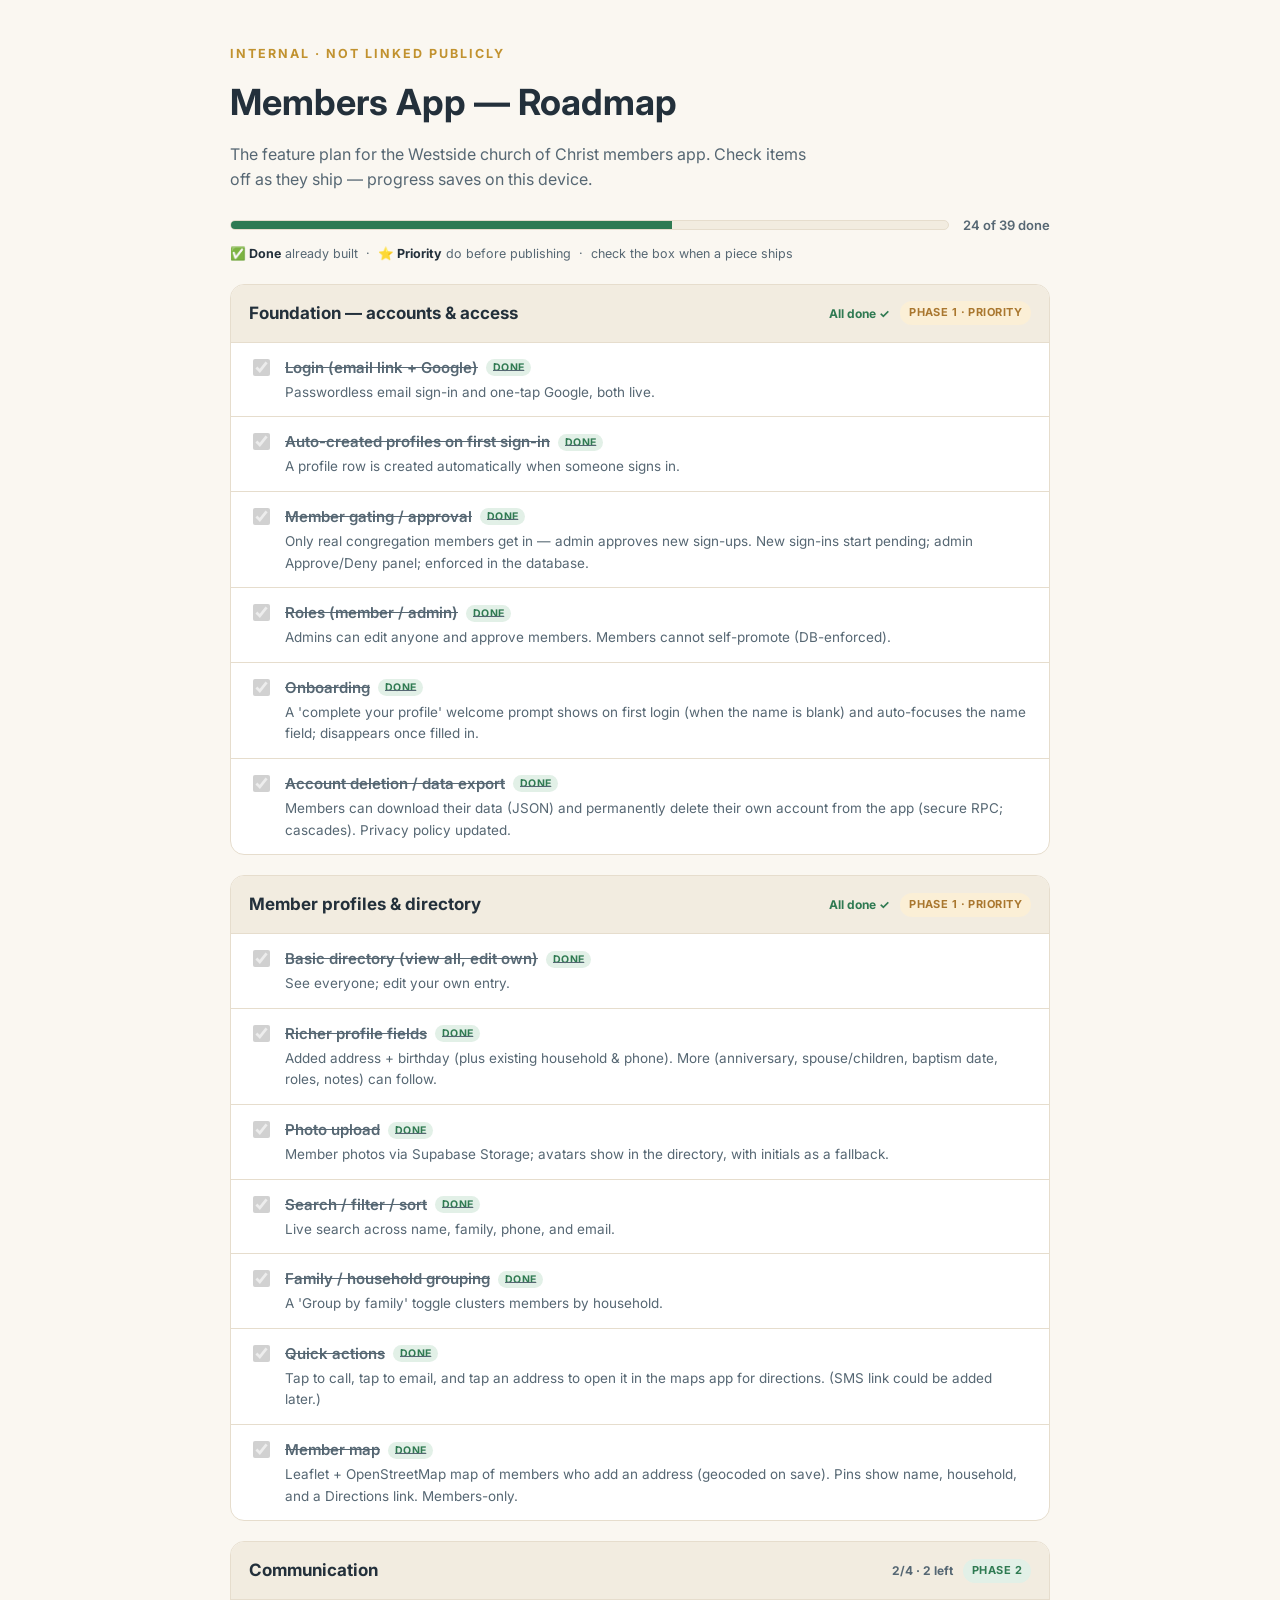
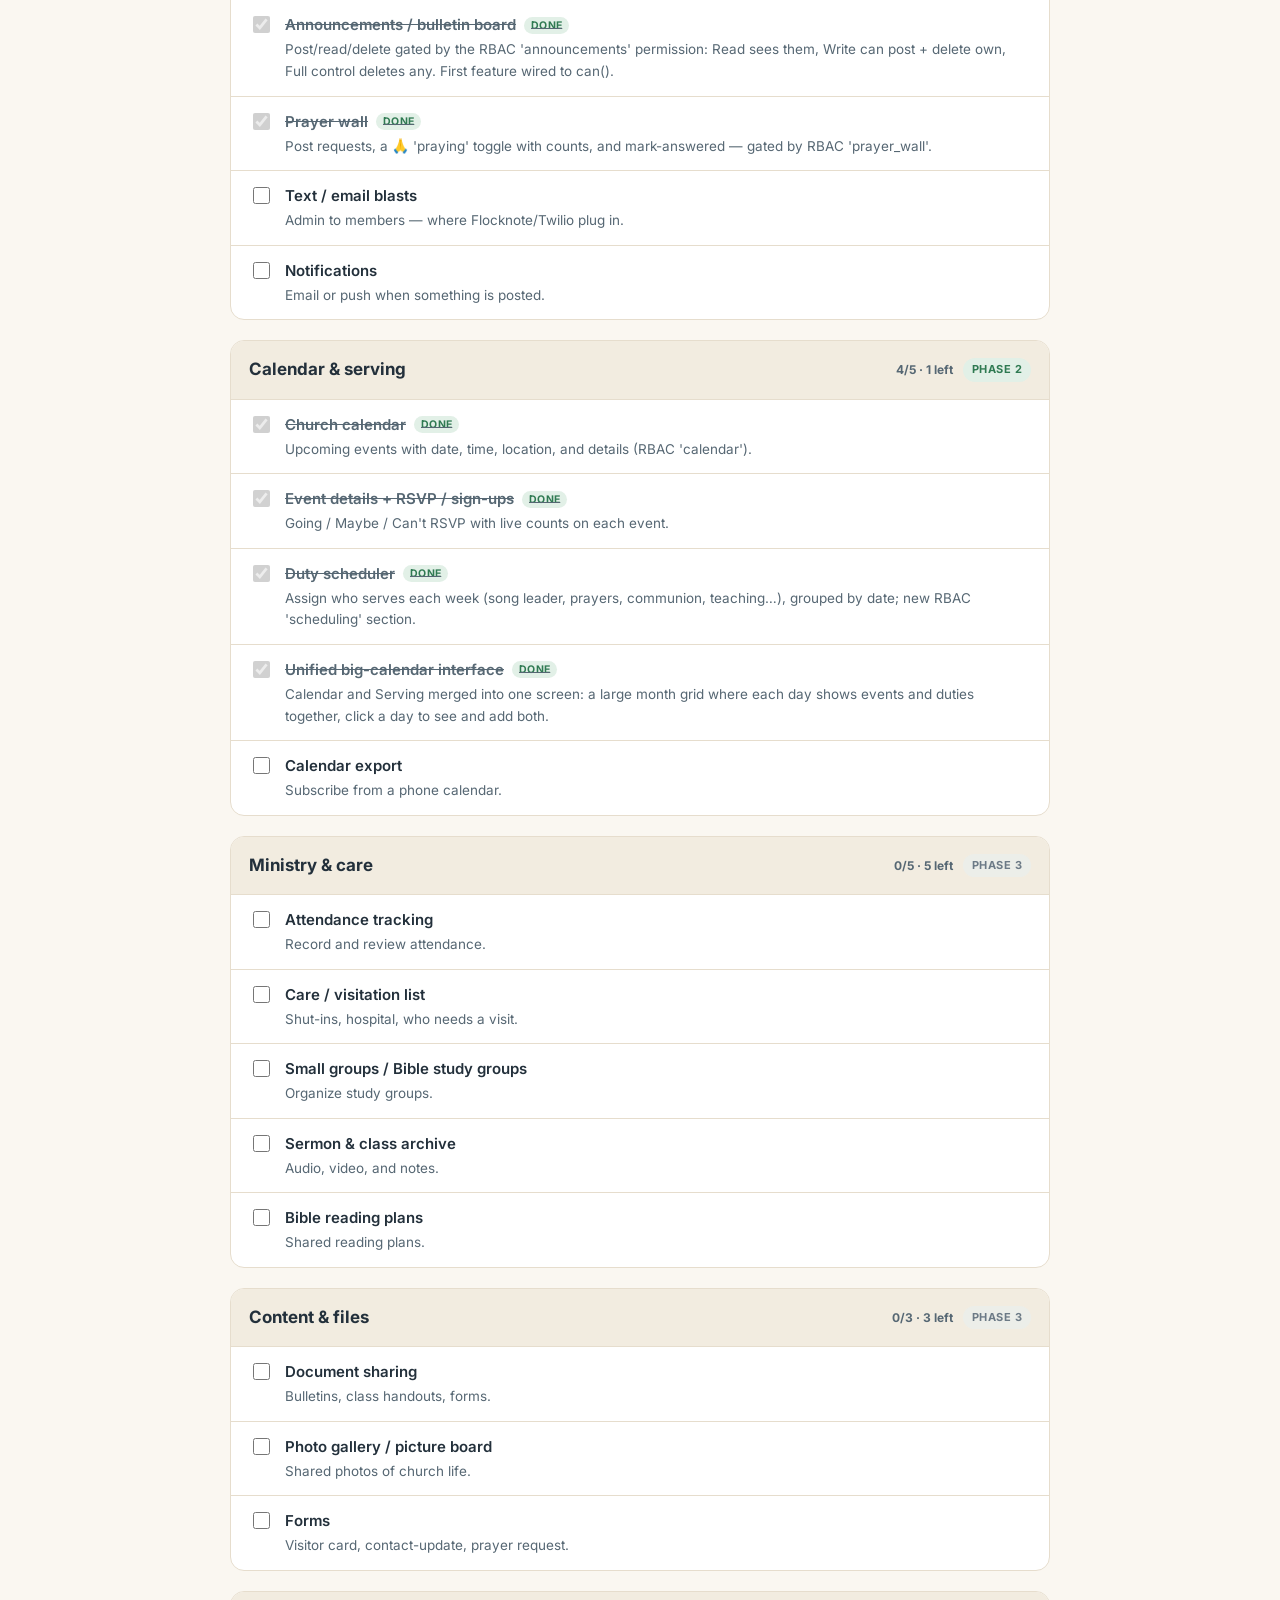
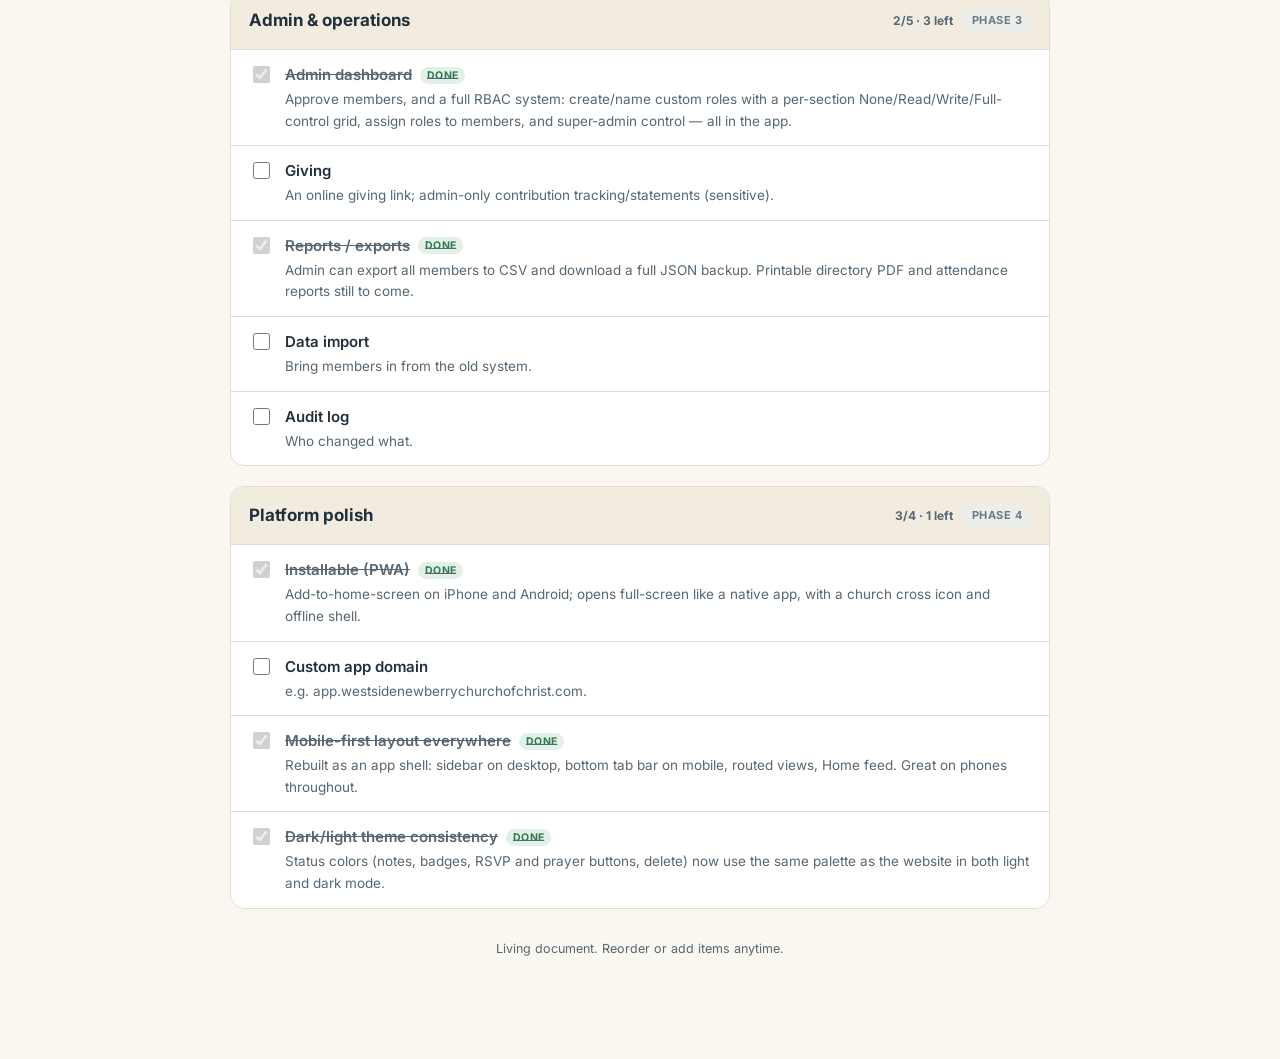
<file: roadmap/index.html>
<!DOCTYPE html>
<html lang="en">
<head>
<meta charset="UTF-8" />
<meta name="viewport" content="width=device-width, initial-scale=1.0" />
<script>
  (function () { try { var t = localStorage.getItem('theme'); if (t === 'dark' || t === 'light') document.documentElement.setAttribute('data-theme', t); } catch (e) {} })();
</script>
<title>Members App Roadmap — Westside church of Christ</title>
<meta name="robots" content="noindex, nofollow" />
<link rel="preconnect" href="https://fonts.googleapis.com" />
<link rel="preconnect" href="https://fonts.gstatic.com" crossorigin />
<link href="https://fonts.googleapis.com/css2?family=Inter:wght@400;500;600;700&display=swap" rel="stylesheet" />
<link rel="icon" href="data:image/svg+xml,%3Csvg xmlns='http://www.w3.org/2000/svg' viewBox='0 0 32 32'%3E%3Crect width='32' height='32' rx='6' fill='%231f3a4d'/%3E%3Cpath d='M15 7h2v5h5v2h-5v11h-2V14h-5v-2h5z' fill='%23d8b25e'/%3E%3C/svg%3E" />
<style>
  :root{
    --cream:#faf7f1; --cream-2:#f2ece0; --ink:#23303b; --soft:#566773;
    --navy:#1f3a4d; --gold:#c1922f; --gold-soft:#d8b25e; --line:#e6ddcd; --white:#fff;
    --done:#2f7a52; --done-bg:#e2f0e7; --pri:#a9772f; --pri-bg:#fbefd6; --later:#6c7a86; --later-bg:#eceee9;
    --sans:"Inter",Arial,system-ui,-apple-system,"Segoe UI",Roboto,sans-serif;
  }
  @media (prefers-color-scheme: dark){:root:not([data-theme="light"]){
    --cream:#15222c; --cream-2:#101b23; --white:#1c2c37; --ink:#eaf0f3; --soft:#a6b6c1; --line:#2b3c48;
    --navy:#9fc4de; --done:#5fbf8c; --done-bg:#173226; --pri:#e0bd6a; --pri-bg:#2a2415; --later:#8fa0ac; --later-bg:#1b2a34;
  }}
  :root[data-theme="dark"]{
    --cream:#15222c; --cream-2:#101b23; --white:#1c2c37; --ink:#eaf0f3; --soft:#a6b6c1; --line:#2b3c48;
    --navy:#9fc4de; --done:#5fbf8c; --done-bg:#173226; --pri:#e0bd6a; --pri-bg:#2a2415; --later:#8fa0ac; --later-bg:#1b2a34;
  }
  *{box-sizing:border-box;}
  body{margin:0;background:var(--cream);color:var(--ink);font-family:var(--sans);font-size:16px;line-height:1.6;-webkit-font-smoothing:antialiased;}
  .wrap{max-width:860px;margin:0 auto;padding:44px 20px 100px;}
  .eyebrow{font-size:12.5px;letter-spacing:.16em;text-transform:uppercase;color:var(--gold);font-weight:700;margin:0 0 10px;}
  h1{font-size:clamp(26px,4vw,36px);margin:0 0 10px;}
  .lede{color:var(--soft);margin:0 0 8px;max-width:60ch;}
  .bar{display:flex;gap:14px;flex-wrap:wrap;align-items:center;margin:22px 0 6px;}
  .prog{flex:1;min-width:200px;height:10px;background:var(--cream-2);border:1px solid var(--line);border-radius:20px;overflow:hidden;}
  .prog > span{display:block;height:100%;background:var(--done);width:0;transition:width .3s;}
  .prog-label{font-size:13px;color:var(--soft);font-weight:600;}
  .legend{font-size:12.5px;color:var(--soft);margin:8px 0 0;}
  .legend b{color:var(--ink);}

  .phase{background:var(--white);border:1px solid var(--line);border-radius:14px;margin:20px 0;overflow:hidden;}
  .phase > h2{font-size:17px;margin:0;padding:15px 18px;background:var(--cream-2);display:flex;justify-content:space-between;align-items:center;gap:10px;}
  .phase > h2 .tag{font-size:11px;font-weight:700;text-transform:uppercase;letter-spacing:.04em;padding:3px 9px;border-radius:20px;}
  .tag.pri{background:var(--pri-bg);color:var(--pri);}
  .tag.next{background:var(--done-bg);color:var(--done);}
  .tag.later{background:var(--later-bg);color:var(--later);}
  .phase-right{display:flex;align-items:center;gap:10px;}
  .phase-count{font-size:12px;font-weight:700;color:var(--soft);white-space:nowrap;}
  .phase-count.all-done{color:var(--done);}
  .item{display:flex;gap:12px;padding:13px 18px;border-top:1px solid var(--line);align-items:flex-start;}
  .item input{margin-top:3px;width:17px;height:17px;flex:none;accent-color:var(--navy);cursor:pointer;}
  .item .body{flex:1;}
  .item .t{font-weight:600;font-size:15px;}
  .item .d{font-size:13.5px;color:var(--soft);margin-top:2px;}
  .badge{font-size:10.5px;font-weight:700;text-transform:uppercase;letter-spacing:.03em;padding:2px 7px;border-radius:20px;margin-left:8px;vertical-align:middle;}
  .badge.done{background:var(--done-bg);color:var(--done);}
  .badge.star{background:var(--pri-bg);color:var(--pri);}
  .item.checked .t{text-decoration:line-through;color:var(--soft);}
  footer{color:var(--soft);font-size:12.5px;margin-top:30px;text-align:center;}
</style>
</head>
<body>
<div class="wrap">
  <p class="eyebrow">Internal &middot; Not linked publicly</p>
  <h1>Members App — Roadmap</h1>
  <p class="lede">The feature plan for the Westside church of Christ members app. Check items off as they ship — progress saves on this device.</p>

  <div class="bar">
    <div class="prog"><span id="progFill"></span></div>
    <div class="prog-label" id="progLabel">0 of 0 done</div>
  </div>
  <p class="legend"><b>✅ Done</b> already built &nbsp;·&nbsp; <b>⭐ Priority</b> do before publishing &nbsp;·&nbsp; check the box when a piece ships</p>

  <div id="roadmap"></div>

  <footer>Living document. Reorder or add items anytime.</footer>
</div>

<script>
const PHASES = [
  { name:"Foundation — accounts & access", tag:"pri", tagText:"Phase 1 · Priority", items:[
    ["Login (email link + Google)", "Passwordless email sign-in and one-tap Google, both live.", "done"],
    ["Auto-created profiles on first sign-in", "A profile row is created automatically when someone signs in.", "done"],
    ["Member gating / approval", "Only real congregation members get in — admin approves new sign-ups. New sign-ins start pending; admin Approve/Deny panel; enforced in the database.", "done"],
    ["Roles (member / admin)", "Admins can edit anyone and approve members. Members cannot self-promote (DB-enforced).", "done"],
    ["Onboarding", "A 'complete your profile' welcome prompt shows on first login (when the name is blank) and auto-focuses the name field; disappears once filled in.", "done"],
    ["Account deletion / data export", "Members can download their data (JSON) and permanently delete their own account from the app (secure RPC; cascades). Privacy policy updated.", "done"],
  ]},
  { name:"Member profiles & directory", tag:"pri", tagText:"Phase 1 · Priority", items:[
    ["Basic directory (view all, edit own)", "See everyone; edit your own entry.", "done"],
    ["Richer profile fields", "Added address + birthday (plus existing household & phone). More (anniversary, spouse/children, baptism date, roles, notes) can follow.", "done"],
    ["Photo upload", "Member photos via Supabase Storage; avatars show in the directory, with initials as a fallback.", "done"],
    ["Search / filter / sort", "Live search across name, family, phone, and email.", "done"],
    ["Family / household grouping", "A 'Group by family' toggle clusters members by household.", "done"],
    ["Quick actions", "Tap to call, tap to email, and tap an address to open it in the maps app for directions. (SMS link could be added later.)", "done"],
    ["Member map", "Leaflet + OpenStreetMap map of members who add an address (geocoded on save). Pins show name, household, and a Directions link. Members-only.", "done"],
  ]},
  { name:"Communication", tag:"next", tagText:"Phase 2", items:[
    ["Announcements / bulletin board", "Post/read/delete gated by the RBAC 'announcements' permission: Read sees them, Write can post + delete own, Full control deletes any. First feature wired to can().", "done"],
    ["Prayer wall", "Post requests, a 🙏 'praying' toggle with counts, and mark-answered — gated by RBAC 'prayer_wall'.", "done"],
    ["Text / email blasts", "Admin to members — where Flocknote/Twilio plug in.", ""],
    ["Notifications", "Email or push when something is posted.", ""],
  ]},
  { name:"Calendar & serving", tag:"next", tagText:"Phase 2", items:[
    ["Church calendar", "Upcoming events with date, time, location, and details (RBAC 'calendar').", "done"],
    ["Event details + RSVP / sign-ups", "Going / Maybe / Can't RSVP with live counts on each event.", "done"],
    ["Duty scheduler", "Assign who serves each week (song leader, prayers, communion, teaching…), grouped by date; new RBAC 'scheduling' section.", "done"],
    ["Unified big-calendar interface", "Calendar and Serving merged into one screen: a large month grid where each day shows events and duties together, click a day to see and add both.", "done"],
    ["Calendar export", "Subscribe from a phone calendar.", ""],
  ]},
  { name:"Ministry & care", tag:"later", tagText:"Phase 3", items:[
    ["Attendance tracking", "Record and review attendance.", ""],
    ["Care / visitation list", "Shut-ins, hospital, who needs a visit.", ""],
    ["Small groups / Bible study groups", "Organize study groups.", ""],
    ["Sermon & class archive", "Audio, video, and notes.", ""],
    ["Bible reading plans", "Shared reading plans.", ""],
  ]},
  { name:"Content & files", tag:"later", tagText:"Phase 3", items:[
    ["Document sharing", "Bulletins, class handouts, forms.", ""],
    ["Photo gallery / picture board", "Shared photos of church life.", ""],
    ["Forms", "Visitor card, contact-update, prayer request.", ""],
  ]},
  { name:"Admin & operations", tag:"later", tagText:"Phase 3", items:[
    ["Admin dashboard", "Approve members, and a full RBAC system: create/name custom roles with a per-section None/Read/Write/Full-control grid, assign roles to members, and super-admin control — all in the app.", "done"],
    ["Giving", "An online giving link; admin-only contribution tracking/statements (sensitive).", ""],
    ["Reports / exports", "Admin can export all members to CSV and download a full JSON backup. Printable directory PDF and attendance reports still to come.", "done"],
    ["Data import", "Bring members in from the old system.", ""],
    ["Audit log", "Who changed what.", ""],
  ]},
  { name:"Platform polish", tag:"later", tagText:"Phase 4", items:[
    ["Installable (PWA)", "Add-to-home-screen on iPhone and Android; opens full-screen like a native app, with a church cross icon and offline shell.", "done"],
    ["Custom app domain", "e.g. app.westsidenewberrychurchofchrist.com.", ""],
    ["Mobile-first layout everywhere", "Rebuilt as an app shell: sidebar on desktop, bottom tab bar on mobile, routed views, Home feed. Great on phones throughout.", "done"],
    ["Dark/light theme consistency", "Status colors (notes, badges, RSVP and prayer buttons, delete) now use the same palette as the website in both light and dark mode.", "done"],
  ]},
];

const KEY = "westside_roadmap_v1";
let checks = {};
let phaseCountEls = [];
try { checks = JSON.parse(localStorage.getItem(KEY) || "{}"); } catch(e){ checks = {}; }

function keyFor(p, t){ return p + "::" + t; }

function render(){
  const root = document.getElementById("roadmap");
  root.textContent = "";
  phaseCountEls = [];
  PHASES.forEach(ph => {
    const sec = document.createElement("div"); sec.className = "phase";
    const h = document.createElement("h2");
    const nm = document.createElement("span"); nm.textContent = ph.name;
    const right = document.createElement("span"); right.className = "phase-right";
    const pc = document.createElement("span"); pc.className = "phase-count"; phaseCountEls.push(pc);
    const tg = document.createElement("span"); tg.className = "tag " + ph.tag; tg.textContent = ph.tagText;
    right.append(pc, tg);
    h.append(nm, right); sec.append(h);
    ph.items.forEach(([t, d, status]) => {
      const k = keyFor(ph.name, t);
      const done = status === "done";
      const row = document.createElement("label"); row.className = "item";
      const cb = document.createElement("input"); cb.type = "checkbox";
      cb.checked = done || !!checks[k];
      if (done) cb.disabled = true;
      const body = document.createElement("div"); body.className = "body";
      const tt = document.createElement("div"); tt.className = "t"; tt.textContent = t;
      if (status === "done"){ const b=document.createElement("span"); b.className="badge done"; b.textContent="Done"; tt.append(b); }
      if (status === "star"){ const b=document.createElement("span"); b.className="badge star"; b.textContent="Priority"; tt.append(b); }
      const dd = document.createElement("div"); dd.className = "d"; dd.textContent = d;
      body.append(tt, dd); row.append(cb, body);
      if (cb.checked) row.classList.add("checked");
      cb.addEventListener("change", () => {
        if (cb.checked) checks[k] = true; else delete checks[k];
        row.classList.toggle("checked", cb.checked);
        try { localStorage.setItem(KEY, JSON.stringify(checks)); } catch(e){}
        updateProgress();
      });
      sec.append(row);
    });
    root.append(sec);
  });
  updateProgress();
}

function updateProgress(){
  let total = 0, done = 0;
  PHASES.forEach((ph, i) => {
    let pTotal = 0, pDone = 0;
    ph.items.forEach(([t, d, status]) => {
      pTotal++; total++;
      if (status === "done" || checks[keyFor(ph.name, t)]) { pDone++; done++; }
    });
    const el = phaseCountEls[i];
    if (el) {
      if (pDone === pTotal) { el.textContent = "All done ✓"; el.classList.add("all-done"); }
      else { el.textContent = pDone + "/" + pTotal + " · " + (pTotal - pDone) + " left"; el.classList.remove("all-done"); }
    }
  });
  document.getElementById("progFill").style.width = total ? (done/total*100)+"%" : "0";
  document.getElementById("progLabel").textContent = done + " of " + total + " done";
}

render();
</script>
</body>
</html>
</file>
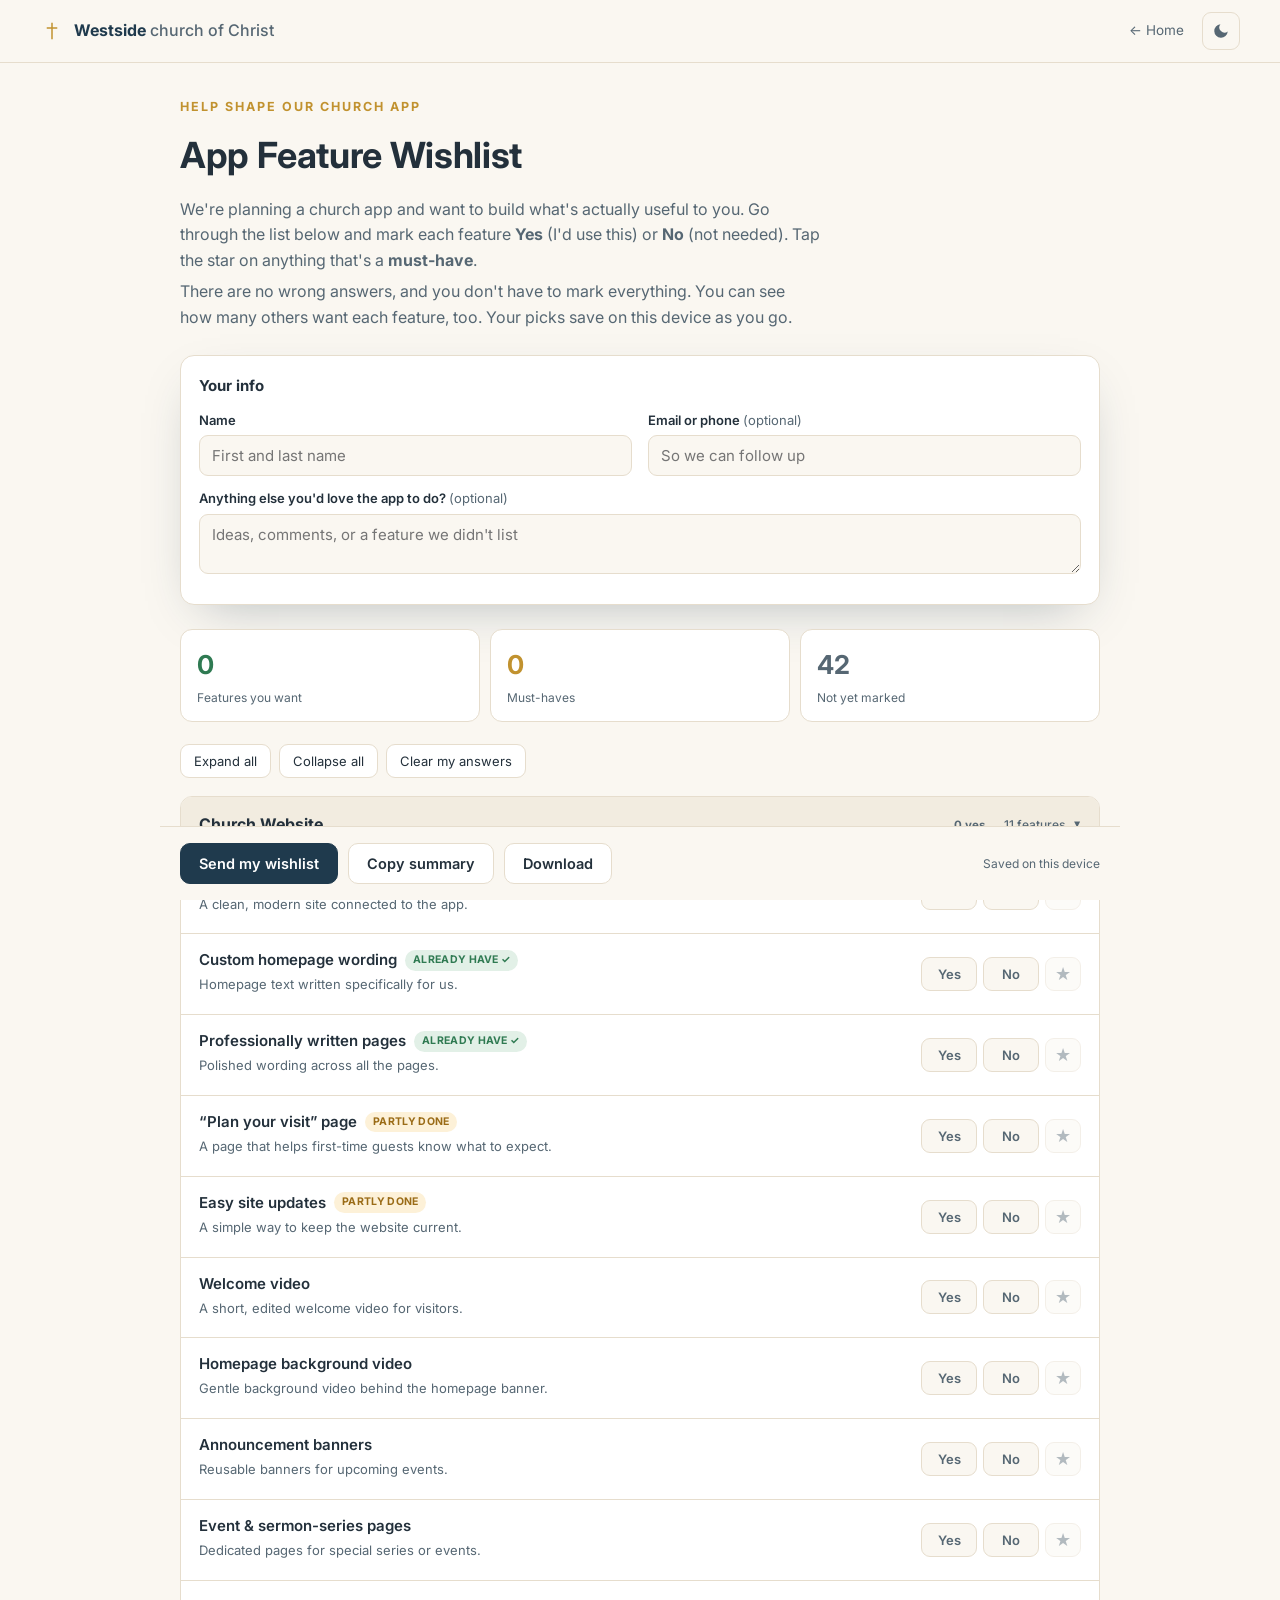
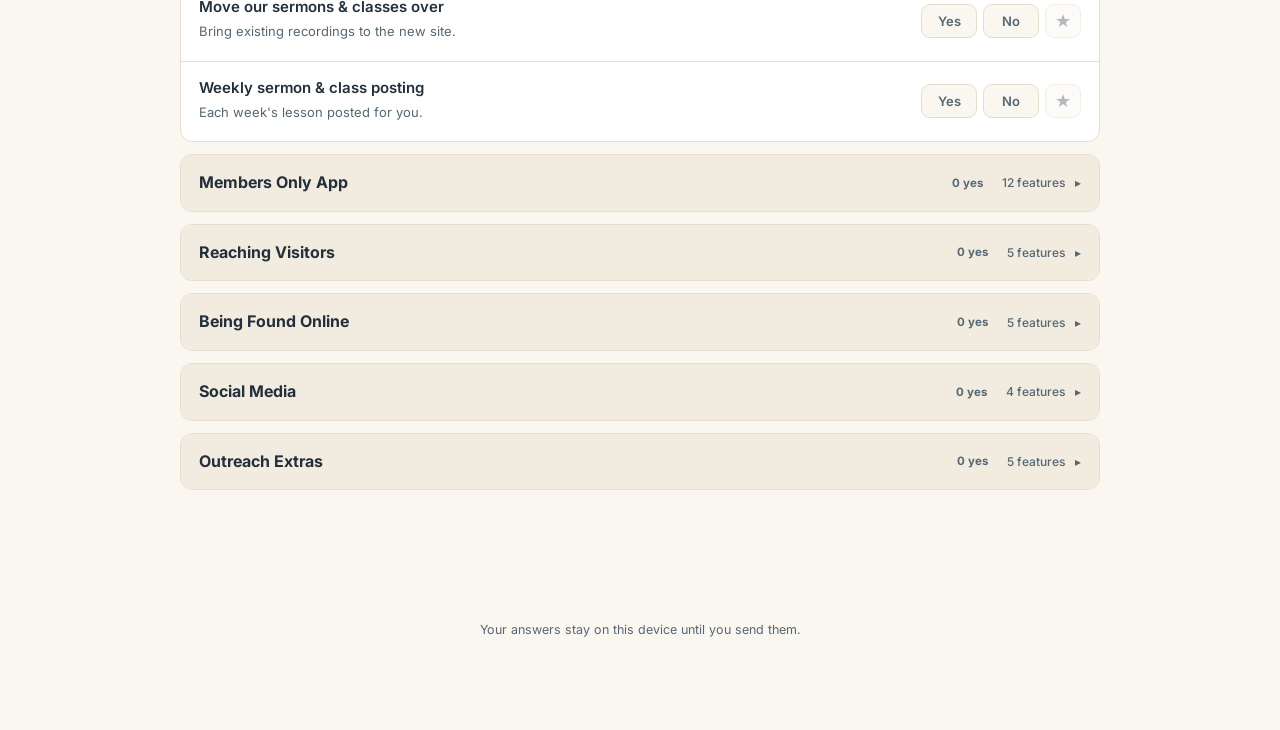
<file: wishlist/index.html>
<!DOCTYPE html>
<html lang="en">
<head>
<meta charset="UTF-8" />
<meta name="viewport" content="width=device-width, initial-scale=1.0" />
<script>
  /* Apply saved theme before paint to avoid a flash. No saved value = follow system. */
  (function () {
    try {
      var t = localStorage.getItem('theme');
      if (t === 'dark' || t === 'light') document.documentElement.setAttribute('data-theme', t);
    } catch (e) {}
  })();
</script>
<title>App Feature Wishlist — Westside church of Christ</title>
<meta name="description" content="Tell us which features you'd like to see in the Westside church app." />
<meta name="robots" content="noindex" />
<link rel="preconnect" href="https://fonts.googleapis.com" />
<link rel="preconnect" href="https://fonts.gstatic.com" crossorigin />
<link href="https://fonts.googleapis.com/css2?family=Inter:ital,wght@0,400;0,500;0,600;0,700&display=swap" rel="stylesheet" />
<link rel="icon" href="data:image/svg+xml,%3Csvg xmlns='http://www.w3.org/2000/svg' viewBox='0 0 32 32'%3E%3Crect width='32' height='32' rx='6' fill='%231f3a4d'/%3E%3Cpath d='M15 7h2v5h5v2h-5v11h-2V14h-5v-2h5z' fill='%23d8b25e'/%3E%3C/svg%3E" />
<style>
  :root{
    --cream:#faf7f1; --cream-2:#f2ece0; --ink:#23303b; --ink-soft:#566773;
    --navy:#1f3a4d; --navy-2:#17303f; --gold:#c1922f; --gold-soft:#d8b25e;
    --line:#e6ddcd; --white:#ffffff; --on-brand:#ffffff; --brand-text:var(--navy);
    --yes:#2f7a52; --yes-bg:#e2f0e7; --no:#8a8577; --no-bg:#eeece4; --star:#c1922f;
    --radius:14px; --shadow:0 18px 50px -22px rgba(31,58,77,.35);
    --sans:"Inter",Arial,system-ui,-apple-system,"Segoe UI",Roboto,sans-serif;
  }
  @media (prefers-color-scheme: dark){
    :root:not([data-theme="light"]){
      --cream:#15222c; --cream-2:#101b23; --white:#1c2c37; --ink:#eaf0f3; --ink-soft:#a6b6c1;
      --line:#2b3c48; --brand-text:#9fc4de; --on-brand:#10202b;
      --yes:#5fbf8c; --yes-bg:#173226; --no:#8fa0ac; --no-bg:#1b2a34; --star:#e0bd6a;
      --shadow:0 18px 50px -22px rgba(0,0,0,.6);
    }
  }
  :root[data-theme="dark"]{
    --cream:#15222c; --cream-2:#101b23; --white:#1c2c37; --ink:#eaf0f3; --ink-soft:#a6b6c1;
    --line:#2b3c48; --brand-text:#9fc4de; --on-brand:#10202b;
    --yes:#5fbf8c; --yes-bg:#173226; --no:#8fa0ac; --no-bg:#1b2a34; --star:#e0bd6a;
    --shadow:0 18px 50px -22px rgba(0,0,0,.6);
  }
  *{box-sizing:border-box;}
  body{margin:0;background:var(--cream);color:var(--ink);font-family:var(--sans);
    font-size:16px;line-height:1.6;-webkit-font-smoothing:antialiased;}
  a{color:inherit;}

  .site-header{position:sticky;top:0;z-index:50;display:flex;align-items:center;
    justify-content:space-between;padding:12px clamp(16px,5vw,40px);
    background:var(--cream);border-bottom:1px solid var(--line);}
  .brand{display:flex;align-items:center;gap:10px;font-weight:700;color:var(--brand-text);text-decoration:none;}
  .brand svg{width:24px;height:24px;fill:var(--gold);}
  .brand em{font-style:normal;font-weight:500;color:var(--ink-soft);}
  .header-right{display:flex;align-items:center;gap:8px;}
  .header-right a.home{font-size:13.5px;color:var(--ink-soft);text-decoration:none;padding:8px 10px;border-radius:8px;}
  .header-right a.home:hover{color:var(--brand-text);}
  .theme-toggle{background:transparent;border:1px solid var(--line);border-radius:9px;
    width:38px;height:38px;cursor:pointer;color:var(--ink-soft);display:grid;place-items:center;}
  .theme-toggle svg{width:18px;height:18px;fill:currentColor;}
  .theme-toggle .icon-sun{display:none;}
  :root[data-theme="dark"] .theme-toggle .icon-sun,
  :root:not([data-theme="light"]) .theme-toggle .icon-sun{}
  @media (prefers-color-scheme: dark){:root:not([data-theme="light"]) .theme-toggle .icon-moon{display:none;}
    :root:not([data-theme="light"]) .theme-toggle .icon-sun{display:block;}}
  :root[data-theme="dark"] .theme-toggle .icon-moon{display:none;}
  :root[data-theme="dark"] .theme-toggle .icon-sun{display:block;}
  :root[data-theme="light"] .theme-toggle .icon-sun{display:none;}
  :root[data-theme="light"] .theme-toggle .icon-moon{display:block;}

  .wrap{max-width:960px;margin:0 auto;padding:34px 20px 90px;}
  .intro .eyebrow{font-size:12.5px;letter-spacing:.16em;text-transform:uppercase;color:var(--gold);font-weight:700;margin:0 0 10px;}
  .intro h1{font-size:clamp(26px,4vw,36px);font-weight:700;margin:0 0 12px;letter-spacing:-.01em;}
  .intro p{max-width:640px;color:var(--ink-soft);margin:0 0 6px;}

  .yourinfo{background:var(--white);border:1px solid var(--line);border-radius:var(--radius);
    padding:18px;margin:24px 0;box-shadow:var(--shadow);}
  .yourinfo h2{font-size:15px;margin:0 0 12px;}
  .field{display:flex;flex-direction:column;gap:5px;margin-bottom:12px;}
  .field label{font-size:13px;font-weight:600;color:var(--ink);}
  .field .hint{font-weight:400;color:var(--ink-soft);}
  .field input,.field textarea{font-family:inherit;font-size:15px;padding:10px 12px;
    border:1px solid var(--line);border-radius:9px;background:var(--cream);color:var(--ink);}
  .field input:focus,.field textarea:focus{outline:2px solid var(--gold-soft);outline-offset:0;border-color:var(--gold);}
  @media(min-width:640px){.info-grid{display:grid;grid-template-columns:1fr 1fr;gap:0 16px;}
    .info-grid .full{grid-column:1/-1;}}

  .summary-bar{display:grid;grid-template-columns:1fr 1fr;gap:10px;margin:22px 0;}
  @media(min-width:640px){.summary-bar{grid-template-columns:repeat(3,1fr);}}
  .chip{background:var(--white);border:1px solid var(--line);border-radius:12px;padding:14px 16px;}
  .chip .num{font-size:26px;font-weight:700;}
  .chip .lbl{font-size:12px;color:var(--ink-soft);margin-top:2px;}
  .chip.c-yes .num{color:var(--yes);}
  .chip.c-star .num{color:var(--star);}
  .chip.c-left .num{color:var(--ink-soft);}

  .controls{display:flex;gap:8px;flex-wrap:wrap;margin-bottom:18px;}
  .controls button{font-family:inherit;font-size:13px;background:var(--white);border:1px solid var(--line);
    padding:8px 13px;border-radius:9px;cursor:pointer;color:var(--ink);}
  .controls button:hover{border-color:var(--gold);}

  details.cat{background:var(--white);border:1px solid var(--line);border-radius:12px;margin-bottom:12px;overflow:hidden;}
  details.cat>summary{cursor:pointer;list-style:none;padding:15px 18px;font-weight:700;font-size:16px;
    background:var(--cream-2);display:flex;justify-content:space-between;align-items:center;gap:12px;}
  details.cat>summary::-webkit-details-marker{display:none;}
  .cat-meta{display:flex;align-items:center;gap:10px;font-weight:500;font-size:12px;color:var(--ink-soft);}
  .cat-badge{background:var(--yes-bg);color:var(--yes);font-weight:700;border-radius:20px;padding:2px 9px;font-size:11.5px;}
  .cat-badge[data-n="0"]{background:transparent;color:var(--ink-soft);}
  .chev{transition:transform .15s;display:inline-block;}
  details[open] .chev{transform:rotate(90deg);}

  .row{display:grid;grid-template-columns:1fr;gap:12px;padding:14px 18px;border-top:1px solid var(--line);}
  @media(min-width:620px){.row{grid-template-columns:minmax(0,1fr) auto;align-items:center;}}
  .feat-name{font-size:15px;font-weight:600;display:flex;align-items:center;gap:8px;flex-wrap:wrap;}
  .feat-desc{font-size:13px;color:var(--ink-soft);margin-top:2px;}
  .feat-badge{font-size:10.5px;font-weight:700;letter-spacing:.03em;text-transform:uppercase;
    padding:2px 8px;border-radius:20px;white-space:nowrap;}
  .feat-badge.have{background:var(--yes-bg);color:var(--yes);}
  .feat-badge.partial{background:#fdf1d8;color:#9a6b16;}
  :root[data-theme="dark"] .feat-badge.partial{background:#2a2415;color:var(--gold-soft);}
  @media(prefers-color-scheme:dark){:root:not([data-theme="light"]) .feat-badge.partial{background:#2a2415;color:var(--gold-soft);}}
  .feat-votes{font-size:13px;margin-top:5px;font-weight:600;color:var(--ink-soft);}
  .feat-votes .v-yes{color:var(--yes);}
  .feat-votes .v-star{color:var(--star);margin-left:10px;}
  .results-banner{background:var(--white);border:1px solid var(--line);border-radius:12px;
    padding:12px 16px;margin-bottom:16px;font-weight:700;color:var(--brand-text);}
  .pick{display:flex;gap:6px;align-items:center;}
  .toggle{font-family:inherit;font-size:13px;font-weight:600;padding:8px 14px;border-radius:9px;
    border:1px solid var(--line);background:var(--cream);color:var(--ink-soft);cursor:pointer;min-width:56px;}
  .toggle.on-yes{background:var(--yes-bg);border-color:var(--yes);color:var(--yes);}
  .toggle.on-no{background:var(--no-bg);border-color:var(--no);color:var(--no);}
  .star{font-size:18px;line-height:1;padding:7px 9px;border-radius:9px;border:1px solid var(--line);
    background:var(--cream);color:var(--ink-soft);cursor:pointer;opacity:.45;}
  .star.show{opacity:1;}
  .star.active{background:#fff6e2;border-color:var(--star);color:var(--star);}
  :root[data-theme="dark"] .star.active,
  @media(prefers-color-scheme:dark){:root:not([data-theme="light"]) .star.active{background:#2a2415;}}
  .star:disabled{cursor:default;}

  .actions{position:sticky;bottom:0;background:var(--cream);border-top:1px solid var(--line);
    margin:26px -20px 0;padding:16px 20px;display:flex;gap:10px;flex-wrap:wrap;align-items:center;}
  .btn{font-family:inherit;font-size:14.5px;font-weight:600;padding:11px 18px;border-radius:10px;cursor:pointer;border:1px solid var(--line);}
  .btn-primary{background:var(--navy);color:var(--on-brand);border-color:var(--navy);}
  .btn-primary:hover{background:var(--navy-2);}
  .btn-ghost{background:var(--white);color:var(--ink);}
  .btn-ghost:hover{border-color:var(--gold);}
  .save-note{font-size:12px;color:var(--ink-soft);margin-left:auto;}

  .toast{position:fixed;left:50%;bottom:24px;transform:translateX(-50%) translateY(20px);
    background:var(--navy);color:#fff;padding:12px 18px;border-radius:10px;font-size:14px;
    box-shadow:var(--shadow);opacity:0;pointer-events:none;transition:.25s;}
  .toast.show{opacity:1;transform:translateX(-50%) translateY(0);}

  footer.foot{color:var(--ink-soft);font-size:12.5px;max-width:640px;margin:30px auto 0;text-align:center;line-height:1.6;}
</style>
</head>
<body>
<header class="site-header">
  <a class="brand" href="/">
    <svg viewBox="0 0 32 32" aria-hidden="true"><path d="M15 5h2v6h6v2h-6v14h-2V13H9v-2h6z"/></svg>
    <span>Westside <em>church of Christ</em></span>
  </a>
  <div class="header-right">
    <a class="home" href="/">&larr; Home</a>
    <button class="theme-toggle" id="themeToggle" type="button" aria-label="Toggle dark mode">
      <svg class="icon-moon" viewBox="0 0 24 24" aria-hidden="true"><path d="M21 12.79A9 9 0 1 1 11.21 3 7 7 0 0 0 21 12.79z"/></svg>
      <svg class="icon-sun" viewBox="0 0 24 24" aria-hidden="true"><path d="M12 17a5 5 0 1 1 0-10 5 5 0 0 1 0 10zm0-13a1 1 0 0 1-1-1V1a1 1 0 0 1 2 0v2a1 1 0 0 1-1 1zm0 20a1 1 0 0 1-1-1v-2a1 1 0 0 1 2 0v2a1 1 0 0 1-1 1zm11-11a1 1 0 0 1-1 1h-2a1 1 0 0 1 0-2h2a1 1 0 0 1 1 1zM5 12a1 1 0 0 1-1 1H2a1 1 0 0 1 0-2h2a1 1 0 0 1 1 1zm14.07-6.07a1 1 0 0 1 0 1.41l-1.41 1.42a1 1 0 1 1-1.42-1.42l1.42-1.41a1 1 0 0 1 1.41 0zM7.76 17.66a1 1 0 0 1 0 1.41l-1.42 1.42a1 1 0 0 1-1.41-1.42l1.41-1.41a1 1 0 0 1 1.42 0zm11.31 1.41a1 1 0 0 1-1.41 0l-1.42-1.41a1 1 0 0 1 1.42-1.42l1.41 1.42a1 1 0 0 1 0 1.41zM7.76 6.34a1 1 0 0 1-1.42 0L4.93 4.93a1 1 0 0 1 1.41-1.41l1.42 1.41a1 1 0 0 1 0 1.41z"/></svg>
    </button>
  </div>
</header>

<div class="wrap">
  <div class="intro">
    <p class="eyebrow">Help shape our church app</p>
    <h1>App Feature Wishlist</h1>
    <p>We're planning a church app and want to build what's actually useful to you. Go through the list below and mark each feature <strong>Yes</strong> (I'd use this) or <strong>No</strong> (not needed). Tap the star on anything that's a <strong>must-have</strong>.</p>
    <p>There are no wrong answers, and you don't have to mark everything. You can see how many others want each feature, too. Your picks save on this device as you go.</p>
  </div>

  <div class="yourinfo">
    <h2>Your info</h2>
    <div class="info-grid">
      <div class="field">
        <label for="mName">Name</label>
        <input id="mName" type="text" autocomplete="name" placeholder="First and last name" />
      </div>
      <div class="field">
        <label for="mContact">Email or phone <span class="hint">(optional)</span></label>
        <input id="mContact" type="text" autocomplete="email" placeholder="So we can follow up" />
      </div>
      <div class="field full">
        <label for="mNote">Anything else you'd love the app to do? <span class="hint">(optional)</span></label>
        <textarea id="mNote" rows="2" placeholder="Ideas, comments, or a feature we didn't list"></textarea>
      </div>
    </div>
  </div>

  <div class="summary-bar">
    <div class="chip c-yes"><div class="num" id="cntYes">0</div><div class="lbl">Features you want</div></div>
    <div class="chip c-star"><div class="num" id="cntStar">0</div><div class="lbl">Must-haves</div></div>
    <div class="chip c-left"><div class="num" id="cntLeft">0</div><div class="lbl">Not yet marked</div></div>
  </div>

  <div class="controls">
    <button type="button" onclick="expandAll(true)">Expand all</button>
    <button type="button" onclick="expandAll(false)">Collapse all</button>
    <button type="button" onclick="clearAll()">Clear my answers</button>
  </div>

  <div class="results-banner" id="resultsBanner" hidden></div>

  <div id="checklist"></div>

  <div class="actions">
    <button class="btn btn-primary" type="button" id="sendBtn" onclick="submitWishlist()">Send my wishlist</button>
    <button class="btn btn-ghost" type="button" onclick="copySummary()">Copy summary</button>
    <button class="btn btn-ghost" type="button" onclick="downloadSummary()">Download</button>
    <span class="save-note" id="saveNote">Saved on this device</span>
  </div>

  <footer class="foot">
    Your answers stay on this device until you send them.
  </footer>
</div>

<div class="toast" id="toast"></div>

<script>
/* ---- Backend. Paste the deployed Google Apps Script web-app URL here to turn on
   online submitting + live vote counts. Leave "" for offline copy/download mode.
   Add ?results to the page URL for an admin view of the running tallies. ---- */
const SCRIPT_URL = "https://script.google.com/macros/s/AKfycbzYhLQiSya675zhteF_dMXXJtHOU9iAQxY3QKLp2Jxb8rL85bkMHxBDoc8ZQKMubPROSA/exec";
const RESULTS_MODE = new URLSearchParams(location.search).has("results");

const DATA = [
  { cat:"Church Website", open:true, items:[
    ["A refreshed church website", "A clean, modern site connected to the app.", "have"],
    ["Custom homepage wording", "Homepage text written specifically for us.", "have"],
    ["Professionally written pages", "Polished wording across all the pages.", "have"],
    ["“Plan your visit” page", "A page that helps first-time guests know what to expect.", "partial"],
    ["Easy site updates", "A simple way to keep the website current.", "partial"],
    ["Welcome video", "A short, edited welcome video for visitors."],
    ["Homepage background video", "Gentle background video behind the homepage banner."],
    ["Announcement banners", "Reusable banners for upcoming events."],
    ["Event & sermon-series pages", "Dedicated pages for special series or events."],
    ["Move our sermons & classes over", "Bring existing recordings to the new site."],
    ["Weekly sermon & class posting", "Each week's lesson posted for you."],
  ]},
  { cat:"Members Only App", open:false, items:[
    ["Church directory", "A searchable list of members with photos and contact info."],
    ["Duty assigner", "Schedule who serves each week (song leading, prayers, communion)."],
    ["Calendar & events", "One shared calendar for services, classes, and events."],
    ["Prayer wall", "Post prayer requests and follow how God answers them."],
    ["In-app messaging", "Send and receive messages right inside the app."],
    ["Attendance tracking", "A simple way to record and review attendance."],
    ["Photo board", "A shared gallery for photos of church life."],
    ["Member map", "See roughly where members live, to help with rides and visits."],
    ["File & document sharing", "Bulletins, class handouts, and study materials in one place."],
    ["Online giving", "Give a contribution securely through the app."],
    ["Text announcements", "Leaders can text reminders and announcements to members."],
    ["Import from our old records", "Bring existing member info over so nothing is retyped."],
  ]},
  { cat:"Reaching Visitors", open:false, items:[
    ["Digital welcome card", "A QR code or text link guests use to say hello."],
    ["Printed welcome card", "A physical card to hand to guests."],
    ["“Plan your visit” follow-up", "A friendly follow-up after someone plans a visit."],
    ["Guest follow-up plan (40 days)", "A steady 40-day plan for staying in touch with guests."],
    ["Free study booklet", "A downloadable booklet that introduces people to us."],
  ]},
  { cat:"Being Found Online", open:false, items:[
    ["Google listing setup", "Get the church showing correctly on Google and Maps."],
    ["Local directory listings", "List us accurately across common local directories."],
    ["Search-friendly pages", "Set up pages so people searching can find us."],
    ["Google reviews plan", "A gentle plan to gather honest reviews."],
    ["Articles that help people find us", "Written articles aimed at community searches."],
  ]},
  { cat:"Social Media", open:false, items:[
    ["A social media plan", "A simple plan for what to post and when."],
    ["Sermon clips", "Short video clips from lessons for sharing."],
    ["Designed social graphics", "Nice-looking banners and images for posts."],
    ["Event promotion posts", "Ready-made posts for events."],
  ]},
  { cat:"Outreach Extras", open:false, items:[
    ["Follow-up emails", "Automatic, warm emails to people who reach out."],
    ["A written outreach plan", "A plan for how we reach the Newberry community."],
    ["Clear core message", "Help putting our purpose into plain, inviting words."],
    ["Church tagline", "A short, memorable phrase for the church."],
    ["Logo, fonts & colors guide", "A simple, consistent look across everything."],
  ]},
];

const KEY = "westside_wishlist_v1";
let state = { info:{}, picks:{} }; // picks: key -> { want:"yes"|"no"|null, star:bool }

function k(cat,name){ return cat+"::"+name; }
function toast(msg){ const t=document.getElementById("toast"); t.textContent=msg; t.classList.add("show"); clearTimeout(t._t); t._t=setTimeout(()=>t.classList.remove("show"),2200); }

function load(){
  try{ const raw=localStorage.getItem(KEY); if(raw) state=Object.assign({info:{},picks:{}}, JSON.parse(raw)); }catch(e){}
}
function save(){
  state.info = {
    name: document.getElementById("mName").value.trim(),
    contact: document.getElementById("mContact").value.trim(),
    note: document.getElementById("mNote").value.trim(),
  };
  try{ localStorage.setItem(KEY, JSON.stringify(state)); }catch(e){}
}

function render(){
  const root=document.getElementById("checklist");
  root.textContent="";
  DATA.forEach(section=>{
    const det=document.createElement("details");
    det.className="cat"; det.open=section.open;
    const sum=document.createElement("summary");
    const title=document.createElement("span"); title.textContent=section.cat;
    const meta=document.createElement("span"); meta.className="cat-meta";
    const badge=document.createElement("span"); badge.className="cat-badge"; badge.dataset.cat=section.cat;
    const count=document.createElement("span"); count.className="cat-count"; count.textContent=section.items.length+" features";
    const chev=document.createElement("span"); chev.className="chev"; chev.textContent="▸";
    meta.append(badge,count,chev);
    sum.append(title,meta); det.append(sum);

    section.items.forEach(([name,desc,status])=>{
      const key=k(section.cat,name);
      const p = state.picks[key] || {};
      const row=document.createElement("div"); row.className="row";
      const left=document.createElement("div");
      const nm=document.createElement("div"); nm.className="feat-name"; nm.textContent=name;
      if(status){
        const badge=document.createElement("span");
        badge.className="feat-badge "+status;
        badge.textContent = status==="have" ? "Already have ✓" : "Partly done";
        nm.append(badge);
      }
      const ds=document.createElement("div"); ds.className="feat-desc"; ds.textContent=desc;
      const vt=document.createElement("div"); vt.className="feat-votes"; vt.dataset.key=key; vt.hidden=true;
      left.append(nm,ds,vt);

      const pick=document.createElement("div"); pick.className="pick"; pick.dataset.key=key;
      const yes=document.createElement("button"); yes.type="button"; yes.className="toggle"; yes.textContent="Yes"; yes.dataset.v="yes";
      const no=document.createElement("button"); no.type="button"; no.className="toggle"; no.textContent="No"; no.dataset.v="no";
      const star=document.createElement("button"); star.type="button"; star.className="star"; star.textContent="★"; star.title="Mark as a must-have"; star.setAttribute("aria-label","Mark as must-have");
      pick.append(yes,no,star);

      yes.onclick=()=>setWant(key,"yes");
      no.onclick=()=>setWant(key,"no");
      star.onclick=()=>toggleStar(key);

      row.append(left,pick); det.append(row);
      paintRow(key);
    });
    root.append(det);
  });
}

function setWant(key,v){
  const p=state.picks[key]||(state.picks[key]={});
  p.want=(p.want===v)?null:v;
  if(p.want!=="yes") p.star=false;
  paintRow(key); updateCounts(); save();
}
function toggleStar(key){
  const p=state.picks[key]; if(!p||p.want!=="yes") return;
  p.star=!p.star; paintRow(key); updateCounts(); save();
}
function paintRow(key){
  const pick=document.querySelector('.pick[data-key="'+CSS.escape(key)+'"]'); if(!pick) return;
  const p=state.picks[key]||{};
  const yes=pick.querySelector('[data-v="yes"]'), no=pick.querySelector('[data-v="no"]'), star=pick.querySelector('.star');
  yes.classList.toggle("on-yes", p.want==="yes");
  no.classList.toggle("on-no", p.want==="no");
  const isYes=p.want==="yes";
  star.classList.toggle("show", isYes);
  star.disabled=!isYes;
  star.classList.toggle("active", isYes && !!p.star);
}
function updateCounts(){
  let yes=0,star=0,total=0;
  DATA.forEach(s=>s.items.forEach(([n])=>{ total++; const p=state.picks[k(s.cat,n)]; if(p&&p.want==="yes"){yes++; if(p.star)star++;} }));
  document.getElementById("cntYes").textContent=yes;
  document.getElementById("cntStar").textContent=star;
  document.getElementById("cntLeft").textContent=total-Object.values(state.picks).filter(p=>p&&(p.want==="yes"||p.want==="no")).length;
  DATA.forEach(s=>{
    const b=document.querySelector('.cat-badge[data-cat="'+CSS.escape(s.cat)+'"]'); if(!b) return;
    const n=s.items.filter(([nm])=>{const p=state.picks[k(s.cat,nm)];return p&&p.want==="yes";}).length;
    b.textContent=n+" yes"; b.dataset.n=n;
  });
}

function expandAll(open){ document.querySelectorAll("#checklist details").forEach(d=>d.open=open); }
function clearAll(){
  if(!confirm("Clear all of your answers on this device?")) return;
  state.picks={}; render(); updateCounts(); save(); toast("Answers cleared");
}

function buildSummary(){
  const info=state.info||{};
  const lines=[];
  lines.push("WESTSIDE CHURCH APP — FEATURE WISHLIST");
  lines.push("Submitted: "+new Date().toLocaleString());
  lines.push("Name: "+(info.name||"(not given)"));
  if(info.contact) lines.push("Contact: "+info.contact);
  lines.push("");
  let anyYes=false;
  DATA.forEach(s=>{
    const yes=s.items.filter(([n])=>{const p=state.picks[k(s.cat,n)];return p&&p.want==="yes";});
    if(!yes.length) return;
    anyYes=true;
    lines.push(s.cat.toUpperCase());
    yes.forEach(([n])=>{ const p=state.picks[k(s.cat,n)]; lines.push("  "+(p.star?"★ ":"• ")+n); });
    lines.push("");
  });
  if(!anyYes) lines.push("(No features marked Yes yet.)","");
  if(info.note) lines.push("OTHER IDEAS:",info.note,"");
  lines.push("★ = must-have");
  return lines.join("\n");
}

function copySummary(){
  save();
  const text=buildSummary();
  if(navigator.clipboard&&navigator.clipboard.writeText){
    navigator.clipboard.writeText(text).then(()=>toast("Summary copied")).catch(()=>fallbackCopy(text));
  } else fallbackCopy(text);
}
function fallbackCopy(text){
  const ta=document.createElement("textarea"); ta.value=text; document.body.append(ta); ta.select();
  try{document.execCommand("copy"); toast("Summary copied");}catch(e){toast("Copy not supported — use Download");}
  ta.remove();
}
function downloadSummary(){
  save();
  const blob=new Blob([buildSummary()],{type:"text/plain"});
  const url=URL.createObjectURL(blob);
  const a=document.createElement("a");
  a.href=url; a.download="westside-app-wishlist.txt"; document.body.append(a); a.click();
  a.remove(); URL.revokeObjectURL(url); toast("Downloaded");
}

function submitWishlist(){
  save();
  if(!state.info.name){ document.getElementById("mName").focus(); toast("Please add your name first"); return; }
  if(!SCRIPT_URL){ copySummary(); toast("Copied — online sending not set up yet"); return; }
  const btn=document.getElementById("sendBtn"); btn.disabled=true; btn.textContent="Sending…";
  fetch(SCRIPT_URL,{
    method:"POST",
    headers:{"Content-Type":"text/plain;charset=utf-8"},
    body:JSON.stringify({ name:state.info.name, contact:state.info.contact||"", note:state.info.note||"", picks:state.picks }),
  }).then(r=>r.json()).then(data=>{
    state.submitted=true; save();
    btn.textContent="Sent ✓"; toast("Thank you! Your wishlist was sent.");
    if(data&&data.counts) applyCounts(data);
    reveal(true);
  }).catch(()=>{
    btn.disabled=false; btn.textContent="Send my wishlist";
    toast("Couldn't send — please use Copy or Download."); copySummary();
  });
}

function fetchCounts(tries){
  if(!SCRIPT_URL) return;
  tries=tries||0;
  fetch(SCRIPT_URL,{method:"GET",cache:"no-store"}).then(r=>r.json()).then(data=>{ if(data&&data.counts) applyCounts(data); })
    .catch(()=>{
      if(tries<3){ setTimeout(()=>fetchCounts(tries+1), 800*(tries+1)); return; }
      const b=document.getElementById("resultsBanner"); if(b&&RESULTS_MODE){b.textContent="Couldn't load results.";}
    });
}
function applyCounts(data){
  const counts=data.counts||{};
  document.querySelectorAll(".feat-votes").forEach(el=>{
    const c=counts[el.dataset.key]||{y:0,s:0};
    el.textContent="";
    const y=document.createElement("span"); y.className="v-yes"; y.textContent="👍 "+(c.y||0)+" want this";
    el.append(y);
    if(c.s){ const s=document.createElement("span"); s.className="v-star"; s.textContent="★ "+c.s+" must-have"; el.append(s); }
  });
  const banner=document.getElementById("resultsBanner");
  if(banner){ banner.hidden=false; banner.textContent=(data.total||0)+" response"+(data.total===1?"":"s")+" so far"; }
}
function reveal(lock){
  document.querySelectorAll(".feat-votes").forEach(el=>el.hidden=false);
  if(lock){ document.querySelectorAll(".toggle,.star").forEach(b=>b.disabled=true); }
}

/* theme toggle */
document.getElementById("themeToggle").addEventListener("click",()=>{
  const cur=document.documentElement.getAttribute("data-theme");
  let next;
  if(cur==="dark") next="light"; else if(cur==="light") next="dark";
  else next=window.matchMedia("(prefers-color-scheme: dark)").matches?"light":"dark";
  document.documentElement.setAttribute("data-theme",next);
  try{localStorage.setItem("theme",next);}catch(e){}
});

/* init */
load();
document.getElementById("mName").value=(state.info&&state.info.name)||"";
document.getElementById("mContact").value=(state.info&&state.info.contact)||"";
document.getElementById("mNote").value=(state.info&&state.info.note)||"";
["mName","mContact","mNote"].forEach(id=>document.getElementById(id).addEventListener("input",()=>{save();}));
render(); updateCounts();

if(RESULTS_MODE){
  document.querySelector(".yourinfo").hidden=true;
  document.querySelector(".summary-bar").hidden=true;
  document.getElementById("sendBtn").hidden=true;
  const rb=document.getElementById("resultsBanner"); rb.hidden=false; rb.textContent="Loading results…";
}
if(SCRIPT_URL){ reveal(false); fetchCounts(); }      // counts visible to everyone, from the start
if(state.submitted && !RESULTS_MODE){                 // this device already voted — lock it
  const btn=document.getElementById("sendBtn"); btn.textContent="Submitted ✓"; btn.disabled=true;
  document.querySelectorAll(".toggle,.star").forEach(b=>b.disabled=true);
}
</script>
</body>
</html>
</file>
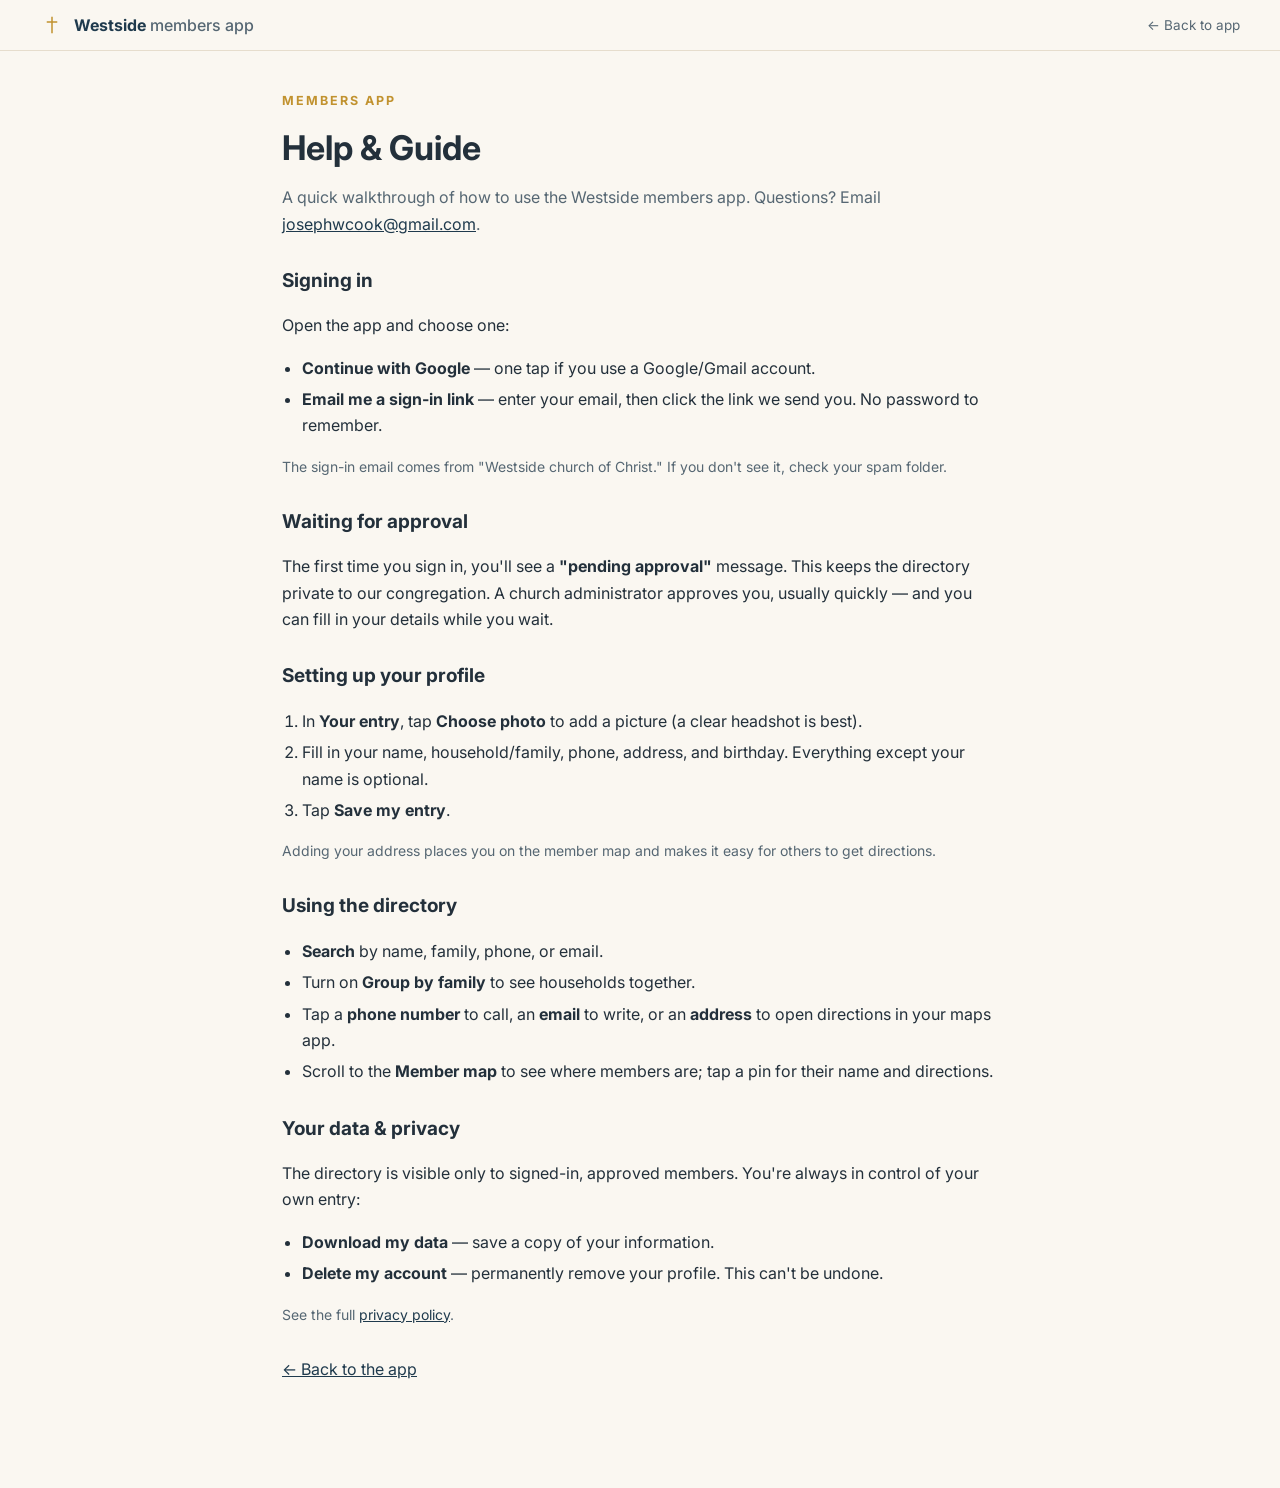
<file: app/help.html>
<!DOCTYPE html>
<html lang="en">
<head>
<meta charset="UTF-8" />
<meta name="viewport" content="width=device-width, initial-scale=1.0" />
<script>
  (function () { try { var t = localStorage.getItem('theme'); if (t === 'dark' || t === 'light') document.documentElement.setAttribute('data-theme', t); } catch (e) {} })();
</script>
<title>Help — Westside Members App</title>
<meta name="robots" content="noindex" />
<link rel="preconnect" href="https://fonts.googleapis.com" />
<link rel="preconnect" href="https://fonts.gstatic.com" crossorigin />
<link href="https://fonts.googleapis.com/css2?family=Inter:wght@400;500;600;700&display=swap" rel="stylesheet" />
<link rel="icon" href="data:image/svg+xml,%3Csvg xmlns='http://www.w3.org/2000/svg' viewBox='0 0 32 32'%3E%3Crect width='32' height='32' rx='6' fill='%231f3a4d'/%3E%3Cpath d='M15 7h2v5h5v2h-5v11h-2V14h-5v-2h5z' fill='%23d8b25e'/%3E%3C/svg%3E" />
<style>
  :root{--cream:#faf7f1;--cream-2:#f2ece0;--ink:#23303b;--soft:#566773;--navy:#1f3a4d;--gold:#c1922f;--line:#e6ddcd;--white:#fff;}
  @media (prefers-color-scheme: dark){:root:not([data-theme="light"]){--cream:#15222c;--cream-2:#101b23;--white:#1c2c37;--ink:#eaf0f3;--soft:#a6b6c1;--line:#2b3c48;--navy:#9fc4de;}}
  :root[data-theme="dark"]{--cream:#15222c;--cream-2:#101b23;--white:#1c2c37;--ink:#eaf0f3;--soft:#a6b6c1;--line:#2b3c48;--navy:#9fc4de;}
  *{box-sizing:border-box;}
  body{margin:0;background:var(--cream);color:var(--ink);font-family:"Inter",system-ui,sans-serif;line-height:1.65;}
  .site-header{position:sticky;top:0;z-index:50;display:flex;align-items:center;justify-content:space-between;padding:12px clamp(16px,5vw,40px);background:var(--cream);border-bottom:1px solid var(--line);}
  .brand{display:flex;align-items:center;gap:10px;font-weight:700;color:var(--navy);text-decoration:none;}
  .brand svg{width:24px;height:24px;fill:var(--gold);}
  .brand em{font-style:normal;font-weight:500;color:var(--soft);}
  .home{font-size:13.5px;color:var(--soft);text-decoration:none;}
  .wrap{max-width:760px;margin:0 auto;padding:40px 22px 90px;}
  .eyebrow{font-size:12.5px;letter-spacing:.16em;text-transform:uppercase;color:var(--gold);font-weight:700;margin:0 0 8px;}
  h1{font-size:clamp(26px,4vw,34px);margin:0 0 8px;}
  .lede{color:var(--soft);margin:0 0 26px;}
  h2{font-size:19px;margin:28px 0 6px;}
  p,li{color:var(--ink);}
  a{color:var(--navy);}
  ol,ul{padding-left:20px;}
  li{margin:5px 0;}
  .card{background:var(--white);border:1px solid var(--line);border-radius:12px;padding:16px 18px;margin:14px 0;}
  .muted{color:var(--soft);font-size:14px;}
</style>
</head>
<body>
<header class="site-header">
  <a class="brand" href="/app/"><svg viewBox="0 0 32 32" aria-hidden="true"><path d="M15 5h2v6h6v2h-6v14h-2V13H9v-2h6z"/></svg><span>Westside <em>members app</em></span></a>
  <a class="home" href="/app/">&larr; Back to app</a>
</header>

<div class="wrap">
  <p class="eyebrow">Members App</p>
  <h1>Help &amp; Guide</h1>
  <p class="lede">A quick walkthrough of how to use the Westside members app. Questions? Email <a href="mailto:josephwcook@gmail.com">josephwcook@gmail.com</a>.</p>

  <h2>Signing in</h2>
  <p>Open the app and choose one:</p>
  <ul>
    <li><strong>Continue with Google</strong> — one tap if you use a Google/Gmail account.</li>
    <li><strong>Email me a sign-in link</strong> — enter your email, then click the link we send you. No password to remember.</li>
  </ul>
  <p class="muted">The sign-in email comes from "Westside church of Christ." If you don't see it, check your spam folder.</p>

  <h2>Waiting for approval</h2>
  <p>The first time you sign in, you'll see a <strong>"pending approval"</strong> message. This keeps the directory private to our congregation. A church administrator approves you, usually quickly — and you can fill in your details while you wait.</p>

  <h2>Setting up your profile</h2>
  <ol>
    <li>In <strong>Your entry</strong>, tap <strong>Choose photo</strong> to add a picture (a clear headshot is best).</li>
    <li>Fill in your name, household/family, phone, address, and birthday. Everything except your name is optional.</li>
    <li>Tap <strong>Save my entry</strong>.</li>
  </ol>
  <p class="muted">Adding your address places you on the member map and makes it easy for others to get directions.</p>

  <h2>Using the directory</h2>
  <ul>
    <li><strong>Search</strong> by name, family, phone, or email.</li>
    <li>Turn on <strong>Group by family</strong> to see households together.</li>
    <li>Tap a <strong>phone number</strong> to call, an <strong>email</strong> to write, or an <strong>address</strong> to open directions in your maps app.</li>
    <li>Scroll to the <strong>Member map</strong> to see where members are; tap a pin for their name and directions.</li>
  </ul>

  <h2>Your data &amp; privacy</h2>
  <p>The directory is visible only to signed-in, approved members. You're always in control of your own entry:</p>
  <ul>
    <li><strong>Download my data</strong> — save a copy of your information.</li>
    <li><strong>Delete my account</strong> — permanently remove your profile. This can't be undone.</li>
  </ul>
  <p class="muted">See the full <a href="/app/privacy.html">privacy policy</a>.</p>

  <p style="margin-top:30px;"><a href="/app/">&larr; Back to the app</a></p>
</div>
</body>
</html>
</file>
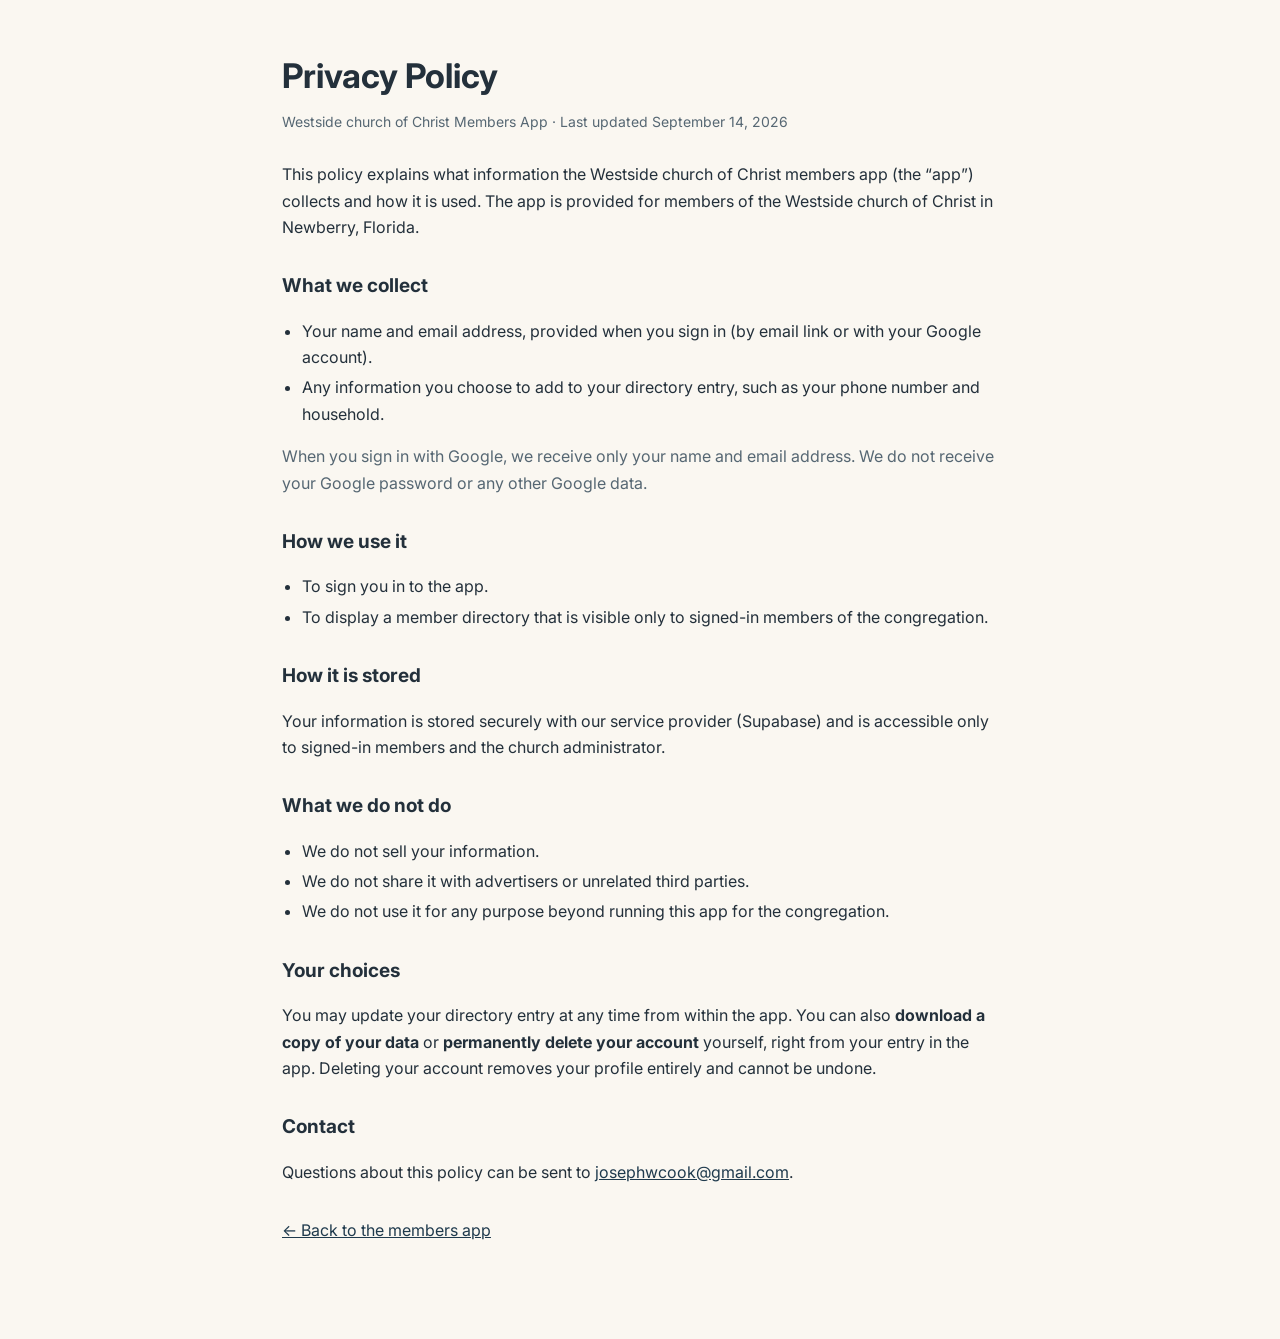
<file: app/privacy.html>
<!DOCTYPE html>
<html lang="en">
<head>
<meta charset="UTF-8" />
<meta name="viewport" content="width=device-width, initial-scale=1.0" />
<title>Privacy Policy — Westside church of Christ Members App</title>
<meta name="robots" content="noindex" />
<link rel="preconnect" href="https://fonts.googleapis.com" />
<link rel="preconnect" href="https://fonts.gstatic.com" crossorigin />
<link href="https://fonts.googleapis.com/css2?family=Inter:wght@400;600;700&display=swap" rel="stylesheet" />
<link rel="icon" href="data:image/svg+xml,%3Csvg xmlns='http://www.w3.org/2000/svg' viewBox='0 0 32 32'%3E%3Crect width='32' height='32' rx='6' fill='%231f3a4d'/%3E%3Cpath d='M15 7h2v5h5v2h-5v11h-2V14h-5v-2h5z' fill='%23d8b25e'/%3E%3C/svg%3E" />
<style>
  :root{--bg:#faf7f1;--ink:#23303b;--soft:#566773;--navy:#1f3a4d;--gold:#c1922f;--line:#e6ddcd;}
  @media (prefers-color-scheme: dark){:root{--bg:#15222c;--ink:#eaf0f3;--soft:#a6b6c1;--navy:#9fc4de;--line:#2b3c48;}}
  *{box-sizing:border-box;}
  body{margin:0;background:var(--bg);color:var(--ink);font-family:"Inter",system-ui,sans-serif;line-height:1.65;}
  .wrap{max-width:760px;margin:0 auto;padding:48px 22px 80px;}
  h1{font-size:clamp(26px,4vw,34px);margin:0 0 6px;}
  .updated{color:var(--soft);font-size:14px;margin:0 0 28px;}
  h2{font-size:19px;margin:30px 0 8px;}
  p,li{color:var(--ink);}
  a{color:var(--navy);}
  .soft{color:var(--soft);}
  ul{padding-left:20px;}
  li{margin:4px 0;}
</style>
</head>
<body>
<div class="wrap">
  <h1>Privacy Policy</h1>
  <p class="updated">Westside church of Christ Members App &middot; Last updated September 14, 2026</p>

  <p>This policy explains what information the Westside church of Christ members app (the &ldquo;app&rdquo;) collects and how it is used. The app is provided for members of the Westside church of Christ in Newberry, Florida.</p>

  <h2>What we collect</h2>
  <ul>
    <li>Your name and email address, provided when you sign in (by email link or with your Google account).</li>
    <li>Any information you choose to add to your directory entry, such as your phone number and household.</li>
  </ul>
  <p class="soft">When you sign in with Google, we receive only your name and email address. We do not receive your Google password or any other Google data.</p>

  <h2>How we use it</h2>
  <ul>
    <li>To sign you in to the app.</li>
    <li>To display a member directory that is visible only to signed-in members of the congregation.</li>
  </ul>

  <h2>How it is stored</h2>
  <p>Your information is stored securely with our service provider (Supabase) and is accessible only to signed-in members and the church administrator.</p>

  <h2>What we do not do</h2>
  <ul>
    <li>We do not sell your information.</li>
    <li>We do not share it with advertisers or unrelated third parties.</li>
    <li>We do not use it for any purpose beyond running this app for the congregation.</li>
  </ul>

  <h2>Your choices</h2>
  <p>You may update your directory entry at any time from within the app. You can also <strong>download a copy of your data</strong> or <strong>permanently delete your account</strong> yourself, right from your entry in the app. Deleting your account removes your profile entirely and cannot be undone.</p>

  <h2>Contact</h2>
  <p>Questions about this policy can be sent to <a href="mailto:josephwcook@gmail.com">josephwcook@gmail.com</a>.</p>

  <p style="margin-top:32px;"><a href="/app/">&larr; Back to the members app</a></p>
</div>
</body>
</html>
</file>
<file: assets/css/style.css>
/* ---------- Tokens ---------- */
:root {
  --cream: #faf7f1;
  --cream-2: #f2ece0;
  --ink: #23303b;
  --ink-soft: #566773;
  --navy: #1f3a4d;
  --navy-2: #17303f;
  --gold: #c1922f;
  --gold-soft: #d8b25e;
  --line: #e6ddcd;
  --white: #ffffff;
  --brand-text: var(--navy);
  --on-brand: #ffffff;
  --brand-hover: var(--navy-2);
  --radius: 16px;
  --shadow: 0 18px 50px -22px rgba(31, 58, 77, .35);
  --maxw: 1160px;
  --ease: cubic-bezier(.22,.61,.36,1);
  --serif: "Inter", Arial, system-ui, -apple-system, Segoe UI, Roboto, sans-serif;
  --sans: "Inter", Arial, system-ui, -apple-system, Segoe UI, Roboto, sans-serif;
}

/* ---------- Dark theme ---------- */
/* Surfaces and text flip; brand navy/gold stay. --brand-text keeps accent
   text/borders legible against dark card surfaces. */
@media (prefers-color-scheme: dark) {
  :root:not([data-theme="light"]) {
    --cream: #15222c;
    --cream-2: #101b23;
    --white: #1c2c37;
    --ink: #eaf0f3;
    --ink-soft: #a6b6c1;
    --line: #2b3c48;
    --brand-text: #9fc4de;
    --on-brand: #10202b;
    --brand-hover: #b3d3e8;
    --shadow: 0 18px 50px -22px rgba(0, 0, 0, .6);
  }
}
:root[data-theme="dark"] {
  --cream: #15222c;
  --cream-2: #101b23;
  --white: #1c2c37;
  --ink: #eaf0f3;
  --ink-soft: #a6b6c1;
  --line: #2b3c48;
  --brand-text: #9fc4de;
  --on-brand: #10202b;
  --brand-hover: #b3d3e8;
  --shadow: 0 18px 50px -22px rgba(0, 0, 0, .6);
}
* { box-sizing: border-box; }
html { scroll-behavior: smooth; }
body {
  margin: 0; background: var(--cream); color: var(--ink);
  font-family: var(--sans); font-size: 17px; line-height: 1.65;
  -webkit-font-smoothing: antialiased; overflow-x: hidden;
}
img, iframe, svg { max-width: 100%; display: block; }
a { color: inherit; text-decoration: none; }
h1, h2, h3 { font-family: var(--serif); font-weight: 600; line-height: 1.12; letter-spacing: -.01em; margin: 0; text-wrap: balance; }
p { text-wrap: pretty; }
section { scroll-margin-top: 84px; }
.eyebrow {
  font-size: 13px; letter-spacing: .18em; text-transform: uppercase;
  color: var(--gold); font-weight: 600; margin: 0 0 14px;
}
.eyebrow.light { color: var(--gold-soft); }
.skip-link {
  position: absolute; left: -999px; top: 0; background: var(--navy); color: #fff;
  padding: 10px 16px; z-index: 100; border-radius: 0 0 8px 0;
}
.skip-link:focus { left: 0; }

/* ---------- Header ---------- */
.site-header {
  position: sticky; top: 0; z-index: 50;
  display: flex; align-items: center; justify-content: space-between;
  padding: 14px clamp(18px, 5vw, 48px);
  background: color-mix(in srgb, var(--cream) 88%, transparent);
  backdrop-filter: blur(10px);
  border-bottom: 1px solid var(--line);
}
.brand { display: flex; align-items: center; gap: 11px; }
.brand-mark {
  display: grid; place-items: center; width: 34px; height: 34px;
  background: var(--navy); border-radius: 9px; flex: none;
}
.brand-mark svg { width: 20px; height: 20px; fill: var(--gold-soft); }
.brand-text { font-family: var(--serif); font-weight: 600; font-size: 19px; color: var(--ink); }
.brand-text em { font-style: normal; color: var(--ink-soft); font-weight: 500; }
.header-right { display: flex; align-items: center; gap: clamp(12px, 2vw, 20px); }
.fb-icon {
  display: grid; place-items: center; width: 40px; height: 40px; flex: none;
  border-radius: 50%; color: var(--navy); border: 1px solid var(--line);
  transition: background .2s var(--ease), color .2s var(--ease), transform .2s var(--ease), border-color .2s var(--ease);
}
.fb-icon svg { width: 20px; height: 20px; fill: currentColor; }
.fb-icon:hover { background: var(--brand-text); color: var(--on-brand); border-color: var(--brand-text); transform: translateY(-1px); }
.theme-toggle {
  display: grid; place-items: center; width: 40px; height: 40px; flex: none;
  border-radius: 50%; color: var(--ink-soft); background: none; cursor: pointer;
  border: 1px solid var(--line);
  transition: background .2s var(--ease), color .2s var(--ease), transform .2s var(--ease), border-color .2s var(--ease);
}
.theme-toggle svg { width: 19px; height: 19px; fill: currentColor; }
.theme-toggle:hover { background: var(--brand-text); color: var(--on-brand); border-color: var(--brand-text); transform: translateY(-1px); }
/* Icon reflects the theme that IS active (moon = switch to dark, sun = switch to light) */
.icon-sun { display: none; }
.icon-moon { display: block; }
@media (prefers-color-scheme: dark) {
  :root:not([data-theme="light"]) .icon-sun { display: block; }
  :root:not([data-theme="light"]) .icon-moon { display: none; }
}
:root[data-theme="dark"] .icon-sun { display: block; }
:root[data-theme="dark"] .icon-moon { display: none; }
:root[data-theme="light"] .icon-sun { display: none; }
:root[data-theme="light"] .icon-moon { display: block; }
.nav { display: flex; align-items: center; gap: 2px; }
.nav a { font-size: 15px; font-weight: 500; color: var(--ink-soft); white-space: nowrap; }
.nav a:not(.nav-cta) {
  padding: 8px 16px; border-radius: 999px; border: 1.5px solid transparent;
  transition: color .2s var(--ease), background .2s var(--ease), border-color .2s var(--ease);
}
.nav a:not(.nav-cta):hover { background: var(--brand-text); color: var(--on-brand); border-color: var(--brand-text); }
.nav-cta {
  background: var(--brand-text); color: var(--on-brand) !important; padding: 9px 18px; border-radius: 999px;
  transition: background .2s var(--ease), transform .2s var(--ease);
}
.nav-cta:hover { background: var(--brand-hover); transform: translateY(-1px); }
.nav-toggle { display: none; background: none; border: 0; cursor: pointer; padding: 8px; }
.nav-toggle span { display: block; width: 24px; height: 2px; background: var(--navy); margin: 5px 0; border-radius: 2px; transition: .25s var(--ease); }

/* Members dropdown */
.nav-dd { position: relative; }
.nav-dd-toggle {
  font-family: inherit; font-size: 15px; font-weight: 500; color: var(--ink-soft);
  background: none; border: 1.5px solid transparent; padding: 8px 14px 8px 16px; border-radius: 999px;
  cursor: pointer; white-space: nowrap; display: inline-flex; align-items: center; gap: 2px;
  transition: color .2s var(--ease), background .2s var(--ease), border-color .2s var(--ease);
}
.nav-dd-toggle svg { fill: currentColor; }
.nav-dd-toggle:hover, .nav-dd.open .nav-dd-toggle { background: var(--brand-text); color: var(--on-brand); border-color: var(--brand-text); }
.nav-dd-menu {
  display: none; position: absolute; top: calc(100% + 6px); left: 0; min-width: 170px;
  background: var(--white); border: 1px solid var(--line); border-radius: 12px;
  box-shadow: var(--shadow); padding: 6px; z-index: 60;
}
.nav-dd.open .nav-dd-menu { display: block; }
@media (min-width: 901px) { .nav-dd:hover .nav-dd-menu { display: block; } }
.nav-dd-menu a { display: block; padding: 9px 14px; border-radius: 8px; font-size: 15px; color: var(--ink-soft) !important; border: 0 !important; }
.nav-dd-menu a:hover { background: var(--brand-text); color: var(--on-brand) !important; }

@media (max-width: 900px) {
  .nav-dd { width: 100%; }
  .nav-dd-toggle { width: 100%; justify-content: center; padding: 12px 24px; }
  .nav-dd-menu { position: static; box-shadow: none; border: 0; background: transparent; padding: 0; min-width: 0; }
  .nav-dd-menu a { text-align: center; }
}

/* ---------- Buttons ---------- */
.btn {
  display: inline-flex; align-items: center; gap: 8px;
  padding: 13px 26px; border-radius: 999px; font-weight: 600; font-size: 15px;
  transition: transform .2s var(--ease), background .2s var(--ease), box-shadow .2s var(--ease);
}
.btn-primary { background: var(--brand-text); color: var(--on-brand); box-shadow: var(--shadow); }
.btn-primary:hover { background: var(--brand-hover); transform: translateY(-2px); }
.btn-ghost { border: 1.5px solid var(--brand-text); color: var(--brand-text); }
.btn-ghost:hover { background: var(--brand-text); color: var(--on-brand); }
.text-link { color: var(--brand-text); font-weight: 600; border-bottom: 2px solid var(--gold-soft); padding-bottom: 2px; }
.text-link:hover { border-color: var(--brand-text); }

/* ---------- Hero + combined schedule ---------- */
.hero {
  max-width: var(--maxw); margin: 0 auto;
  padding: clamp(36px, 6vw, 72px) clamp(18px, 5vw, 48px) clamp(22px, 3vw, 36px);
  display: grid; grid-template-columns: 1.15fr .85fr; gap: clamp(28px, 5vw, 64px); align-items: center;
}
.hero-schedule {
  max-width: var(--maxw); margin: 0 auto;
  padding: clamp(8px, 2vw, 20px) clamp(18px, 5vw, 48px) clamp(46px, 7vw, 84px);
  scroll-margin-top: 84px;
}
.hero-schedule .eyebrow { text-align: center; }
.hero-schedule .schedule { margin-top: 18px; padding-left: 0; padding-right: 0; }
.hero h1 { font-size: clamp(29px, 4vw, 45px); margin-bottom: 20px; }
.hero-lede { font-size: clamp(17px, 2vw, 20px); color: var(--ink-soft); max-width: 44ch; margin: 0 0 28px; }
.hero-times { display: flex; gap: 14px; flex-wrap: wrap; margin-bottom: 30px; }
.time-pill {
  background: var(--white); border: 1px solid var(--line); border-radius: 14px;
  padding: 12px 18px; box-shadow: var(--shadow); display: flex; flex-direction: column;
}
.time-pill.subtle { background: transparent; box-shadow: none; border-style: dashed; }
.time-label { font-size: 12px; letter-spacing: .1em; text-transform: uppercase; color: var(--gold); font-weight: 600; }
.time-value { font-family: var(--serif); font-size: 20px; font-weight: 600; color: var(--ink); }
.time-pill.subtle .time-value { color: var(--ink-soft); font-size: 16px; }
.hero-actions { display: flex; gap: 14px; flex-wrap: wrap; }
.hero-card { position: relative; }
.hero-photo {
  border-radius: 20px; overflow: hidden; box-shadow: var(--shadow);
  border: 1px solid var(--line); background: var(--cream-2);
  aspect-ratio: 4 / 3;
}
.hero-photo img { width: 100%; height: 100%; object-fit: cover; display: block; }

/* ---------- Section head ---------- */
.section-head { max-width: var(--maxw); margin: 0 auto; padding: 0 clamp(18px, 5vw, 48px); }
.section-head.center { text-align: center; }
.section-head h2 { font-size: clamp(28px, 4vw, 42px); }

/* ---------- Services ---------- */
.services { padding: clamp(46px, 7vw, 88px) 0; }
.schedule {
  max-width: 880px; margin: 34px auto 0; padding: 0 clamp(18px, 5vw, 48px);
  display: grid; grid-template-columns: 1fr 1fr; gap: 18px;
}
.sched-card {
  background: var(--white); border: 1px solid var(--line); border-radius: var(--radius);
  border-top: 3px solid var(--gold); padding: 26px 28px;
  transition: transform .25s var(--ease), box-shadow .25s var(--ease);
}
.sched-card:hover { transform: translateY(-4px); box-shadow: var(--shadow); }
.sched-day {
  font-family: var(--serif); font-size: 24px; font-weight: 600; color: var(--brand-text);
  padding-bottom: 12px; margin-bottom: 8px; border-bottom: 1px solid var(--line);
}
.sched-list { list-style: none; margin: 0; padding: 0; }
.sched-list li { display: flex; align-items: baseline; gap: 10px; padding: 9px 0; }
.s-name { font-weight: 500; color: var(--ink); white-space: nowrap; }
.s-dot { flex: 1; border-bottom: 1px dotted var(--line); transform: translateY(-4px); }
.s-time { font-family: var(--serif); font-size: 19px; font-weight: 600; color: var(--brand-text); white-space: nowrap; }
.svc-foot { text-align: center; color: var(--ink-soft); margin: 26px 0 0; font-style: italic; }

/* ---------- About ---------- */
.about { background: var(--cream-2); padding: clamp(52px, 8vw, 96px) 0; }
.about-grid {
  max-width: var(--maxw); margin: 0 auto; padding: 0 clamp(18px, 5vw, 48px);
  display: grid; grid-template-columns: 1fr 1fr; gap: clamp(30px, 5vw, 70px); align-items: center;
}
.about-text h2 { font-size: clamp(28px, 4vw, 44px); margin-bottom: 18px; }
.about-text p { color: var(--ink-soft); margin: 0 0 16px; }
.about-features { list-style: none; margin: 0; padding: 0; display: grid; gap: 16px; }
.about-features li {
  display: flex; gap: 16px; background: var(--white); border: 1px solid var(--line);
  border-radius: var(--radius); padding: 20px 22px;
}
.feat-icon {
  flex: none; width: 46px; height: 46px; display: grid; place-items: center;
  background: var(--cream); border-radius: 12px; font-size: 22px;
}
.about-features h3 { font-size: 19px; margin-bottom: 3px; }
.about-features p { margin: 0; font-size: 15px; color: var(--ink-soft); }

/* ---------- Event ---------- */
.event { padding: clamp(46px, 7vw, 84px) clamp(18px, 5vw, 48px); }
.event-inner {
  max-width: var(--maxw); margin: 0 auto; position: relative; overflow: hidden;
  background: linear-gradient(135deg, var(--navy) 0%, var(--navy-2) 100%);
  color: #f4eee2; border-radius: 24px; padding: clamp(34px, 5vw, 56px);
  box-shadow: var(--shadow);
}
.event-inner::after {
  content: "✝"; position: absolute; right: -10px; bottom: -40px;
  font-size: 240px; color: rgba(216,178,94,.10); line-height: 1; pointer-events: none;
}
.event-tag {
  display: inline-block; background: var(--gold); color: #23180a;
  font-size: 12px; font-weight: 700; letter-spacing: .12em; text-transform: uppercase;
  padding: 6px 14px; border-radius: 999px; margin-bottom: 18px;
}
.event h2 { font-size: clamp(26px, 4vw, 40px); color: #fff; max-width: 20ch; }
.event-when { font-family: var(--serif); font-size: clamp(18px, 2.4vw, 24px); color: var(--gold-soft); margin: 12px 0 16px; }
.event-desc { max-width: 60ch; color: #d9cfbf; margin: 0 0 22px; }
.event-meta { font-size: 15px; color: #c8bda9; position: relative; z-index: 1; }

.s-name em { font-style: normal; font-size: 12px; letter-spacing: .04em; color: var(--gold); font-weight: 600; }

/* ---------- Beliefs ---------- */
.beliefs { padding: clamp(52px, 8vw, 96px) 0; }
.beliefs-intro { max-width: 62ch; margin: 16px auto 0; color: var(--ink-soft); text-wrap: balance; }
.belief-grid {
  max-width: 880px; margin: 40px auto 0; padding: 0 clamp(18px, 5vw, 48px);
  display: grid; grid-template-columns: repeat(2, 1fr); gap: 18px;
}
.belief-card {
  background: var(--white); border: 1px solid var(--line); border-radius: var(--radius);
  padding: 26px 26px 28px; transition: transform .25s var(--ease), box-shadow .25s var(--ease);
}
.belief-card:hover { transform: translateY(-4px); box-shadow: var(--shadow); }
.belief-card h3 { font-size: 21px; color: var(--brand-text); margin-bottom: 10px; }
.belief-card p { margin: 0; font-size: 15.5px; color: var(--ink-soft); }
.scripture {
  max-width: 720px; margin: 40px auto 0; padding: 0 clamp(18px, 5vw, 48px);
  text-align: center; font-family: var(--serif); font-size: clamp(19px, 2.4vw, 25px);
  font-style: italic; color: var(--ink); line-height: 1.4;
}
.scripture cite {
  display: block; margin-top: 14px; font-family: var(--sans); font-style: normal;
  font-size: 13px; letter-spacing: .12em; text-transform: uppercase; color: var(--gold); font-weight: 600;
}

/* ---------- Who we are not (distinction) ---------- */
.distinct { padding: 0 0 clamp(52px, 8vw, 96px); }
.distinct-inner { max-width: var(--maxw); margin: 0 auto; padding: 0 clamp(18px, 5vw, 48px); }
.distinct-head { text-align: center; max-width: 66ch; margin: 0 auto; }
.distinct-head h2 { font-size: clamp(28px, 4vw, 44px); }
.distinct-lede { color: var(--ink-soft); margin: 16px auto 0; text-wrap: balance; }
.distinct-grid {
  display: grid; grid-template-columns: 1fr 1fr; gap: 20px; margin: 42px 0 0;
  align-items: stretch;
}
.distinct-card {
  background: var(--white); border: 1px solid var(--line); border-radius: var(--radius);
  padding: 30px 30px 32px; transition: transform .25s var(--ease), box-shadow .25s var(--ease);
}
.distinct-card:hover { transform: translateY(-4px); box-shadow: var(--shadow); }
.distinct-tag {
  display: inline-block; font-size: 12px; letter-spacing: .12em; text-transform: uppercase;
  font-weight: 700; padding: 6px 14px; border-radius: 999px; margin-bottom: 14px;
}
.is-church .distinct-tag { background: var(--gold); color: #23180a; }
.is-family .distinct-tag { background: var(--brand-text); color: var(--on-brand); }
.distinct-card-note {
  font-family: var(--serif); font-style: italic; color: var(--ink-soft);
  font-size: 16px; margin: 0 0 18px; padding-bottom: 18px; border-bottom: 1px solid var(--line);
}
.distinct-list { list-style: none; margin: 0; padding: 0; display: grid; gap: 11px; }
.distinct-list li { position: relative; padding-left: 26px; color: var(--ink); font-size: 15.5px; }
.distinct-list li::before {
  content: ""; position: absolute; left: 2px; top: .55em;
  width: 8px; height: 8px; border-radius: 50%; background: var(--gold);
}
.is-family .distinct-list li::before { background: var(--ink-soft); opacity: .45; }
.distinct-list .ref { display: block; margin-top: 2px; font-size: 13px; font-weight: 600; letter-spacing: .01em; color: var(--gold); }
.distinct-quote {
  max-width: 100%; margin: 44px auto 0; text-align: center;
  font-family: var(--serif); font-size: clamp(17px, 2vw, 23px); font-style: italic;
  color: var(--ink); line-height: 1.4; text-wrap: balance;
}
.distinct-quote cite {
  display: block; margin-top: 14px; font-family: var(--sans); font-style: normal;
  font-size: 13px; letter-spacing: .12em; text-transform: uppercase; color: var(--gold); font-weight: 600;
}

/* ---------- Visit ---------- */
.visit { background: var(--cream-2); padding: clamp(52px, 8vw, 96px) 0; }
.visit-grid {
  max-width: var(--maxw); margin: 0 auto; padding: 0 clamp(18px, 5vw, 48px);
  display: grid; grid-template-columns: 1fr 1fr; gap: clamp(30px, 5vw, 64px); align-items: center;
}
.visit-text h2 { font-size: clamp(28px, 4vw, 44px); margin-bottom: 16px; }
.visit-text > p { color: var(--ink-soft); margin: 0 0 24px; }
.visit-facts { display: grid; grid-template-columns: 1fr 1fr; gap: 18px 24px; margin: 0 0 28px; }
.visit-facts > div:nth-child(1) { grid-column: 1; grid-row: 1; } /* Address */
.visit-facts > div:nth-child(2) { grid-column: 2; grid-row: 1; } /* Sunday */
.visit-facts > div:nth-child(3) { grid-column: 2; grid-row: 2; } /* Wednesday, under Sunday */
.visit-facts dt { font-size: 12px; letter-spacing: .1em; text-transform: uppercase; color: var(--gold); font-weight: 600; margin-bottom: 3px; }
.visit-facts dd { margin: 0; font-weight: 500; color: var(--ink); }
.visit-map {
  border-radius: 20px; overflow: hidden; box-shadow: var(--shadow); border: 1px solid var(--line);
  background: var(--cream); min-height: 340px;
}
.visit-map iframe { width: 100%; height: 100%; min-height: 340px; border: 0; }
.study-card {
  display: flex; align-items: center; gap: 14px; margin: 16px 0 0;
  padding: 15px 18px; border-radius: var(--radius);
  background: var(--white); border: 1px solid var(--line);
  transition: transform .2s var(--ease), box-shadow .2s var(--ease), border-color .2s var(--ease);
}
.study-card:hover {
  transform: translateY(-2px); box-shadow: var(--shadow);
  border-color: color-mix(in srgb, var(--gold) 50%, var(--line));
}
.study-card-icon {
  flex: none; width: 44px; height: 44px; display: grid; place-items: center;
  border-radius: 12px; font-size: 22px;
  background: color-mix(in srgb, var(--gold) 15%, transparent);
}
.study-card-body { display: flex; flex-direction: column; gap: 2px; }
.study-card-title { font-weight: 600; font-size: 16px; color: var(--ink); }
.study-card-sub { font-size: 14px; color: var(--gold); font-weight: 600; }

/* ---------- Contact ---------- */
.contact {
  background: var(--navy); color: #f4eee2;
  padding: clamp(56px, 8vw, 100px) clamp(18px, 5vw, 48px); text-align: center;
}
.contact-inner { max-width: 760px; margin: 0 auto; }
.contact h2 { color: #fff; font-size: clamp(28px, 4vw, 46px); }
.contact-lede { color: #cdc3b2; margin: 16px auto 30px; max-width: 52ch; }
.contact-links { display: flex; justify-content: center; gap: 14px; flex-wrap: wrap; }
.contact-links a {
  border: 1.5px solid rgba(216,178,94,.5); color: #f4eee2; padding: 12px 24px; border-radius: 999px;
  font-weight: 600; transition: background .2s var(--ease), border-color .2s var(--ease), color .2s var(--ease);
}
.contact-links a:hover { background: var(--gold); border-color: var(--gold); color: #23180a; }
.contact-methods { display: flex; justify-content: center; gap: 16px; flex-wrap: wrap; margin: 0 0 26px; }
.contact-method {
  display: flex; flex-direction: column; gap: 4px; min-width: 220px;
  background: rgba(255,255,255,.06); border: 1px solid rgba(216,178,94,.35);
  border-radius: var(--radius); padding: 18px 24px; text-align: left;
  transition: background .2s var(--ease), border-color .2s var(--ease), transform .2s var(--ease);
}
.contact-method:hover { background: rgba(255,255,255,.12); border-color: var(--gold); transform: translateY(-2px); }
.cm-label { font-size: 12px; letter-spacing: .12em; text-transform: uppercase; color: var(--gold-soft); font-weight: 600; }
.cm-value { font-family: var(--serif); font-size: 21px; font-weight: 600; color: #fff; }

/* ---------- App wishlist CTA band ---------- */
.appcta {
  background: color-mix(in srgb, var(--gold) 12%, var(--cream));
  border-top: 1px solid var(--line); border-bottom: 1px solid var(--line);
  padding: clamp(44px, 6vw, 76px) clamp(18px, 5vw, 48px); text-align: center;
}
.appcta-inner { max-width: 720px; margin: 0 auto; }
.appcta h2 { font-size: clamp(24px, 3.5vw, 34px); margin: 6px 0 12px; }
.appcta p { color: var(--ink-soft); margin: 0 auto 26px; max-width: 54ch; }

/* ---------- Footer ---------- */
.site-footer { background: var(--navy-2); color: #c8bda9; padding: 40px clamp(18px, 5vw, 48px); }
.foot-inner { max-width: var(--maxw); margin: 0 auto; text-align: center; }
.foot-brand { display: inline-flex; align-items: center; gap: 10px; font-family: var(--serif); font-size: 18px; color: #f4eee2; }
.foot-addr { margin: 10px 0 4px; font-size: 15px; }
.foot-copy { margin: 0; font-size: 13px; color: #8f8676; }

/* ---------- Responsive ---------- */
@media (max-width: 900px) {
  .nav {
    position: fixed; inset: 60px 0 auto 0; flex-direction: column; gap: 0;
    background: var(--cream); border-bottom: 1px solid var(--line);
    padding: 8px 0 16px; transform: translateY(-120%); transition: transform .3s var(--ease);
  }
  .nav.open { transform: translateY(0); }
  .nav a { padding: 12px 24px; width: 100%; text-align: center; }
  .nav-cta { margin: 8px auto 0; width: max-content; }
  .nav-toggle { display: block; }
  .nav-toggle.open span:nth-child(1) { transform: translateY(7px) rotate(45deg); }
  .nav-toggle.open span:nth-child(2) { opacity: 0; }
  .nav-toggle.open span:nth-child(3) { transform: translateY(-7px) rotate(-45deg); }
  .hero { grid-template-columns: 1fr; }
  .hero-card { max-width: 420px; }
  .about-grid, .visit-grid { grid-template-columns: 1fr; }
  .schedule { grid-template-columns: 1fr; }
  .belief-grid { grid-template-columns: repeat(2, 1fr); }
}
@media (max-width: 620px) {
  .belief-grid { grid-template-columns: 1fr; }
  .distinct-grid { grid-template-columns: 1fr; }
  .contact-method { min-width: 0; width: 100%; }
}
@media (max-width: 600px) {
  .event-inner::after { display: none; }
}
@media (max-width: 480px) {
  .visit-facts { grid-template-columns: 1fr; }
  .visit-facts > div:nth-child(1),
  .visit-facts > div:nth-child(2),
  .visit-facts > div:nth-child(3) { grid-column: 1; grid-row: auto; }
  .hero-times { flex-direction: column; }
  .time-pill { width: 100%; }
}
@media (prefers-reduced-motion: reduce) { * { transition: none !important; scroll-behavior: auto; } }
</file>
